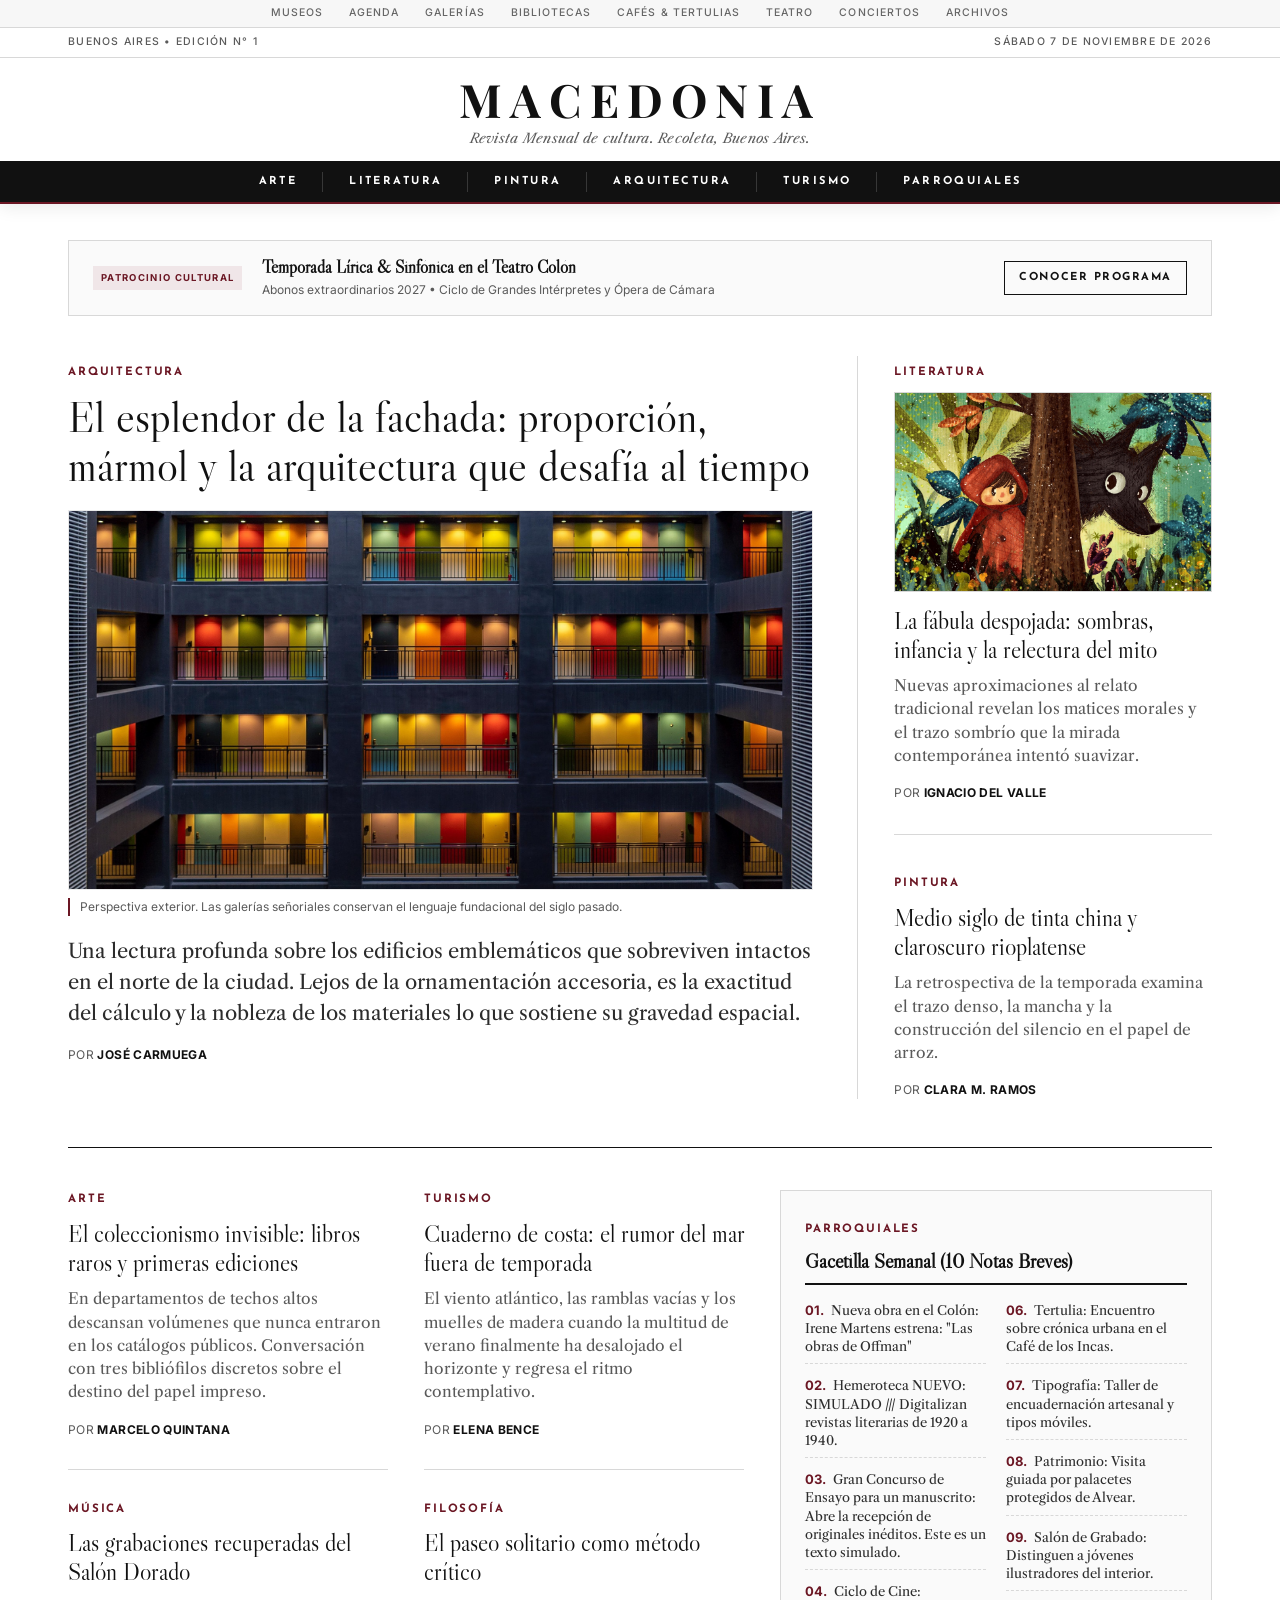
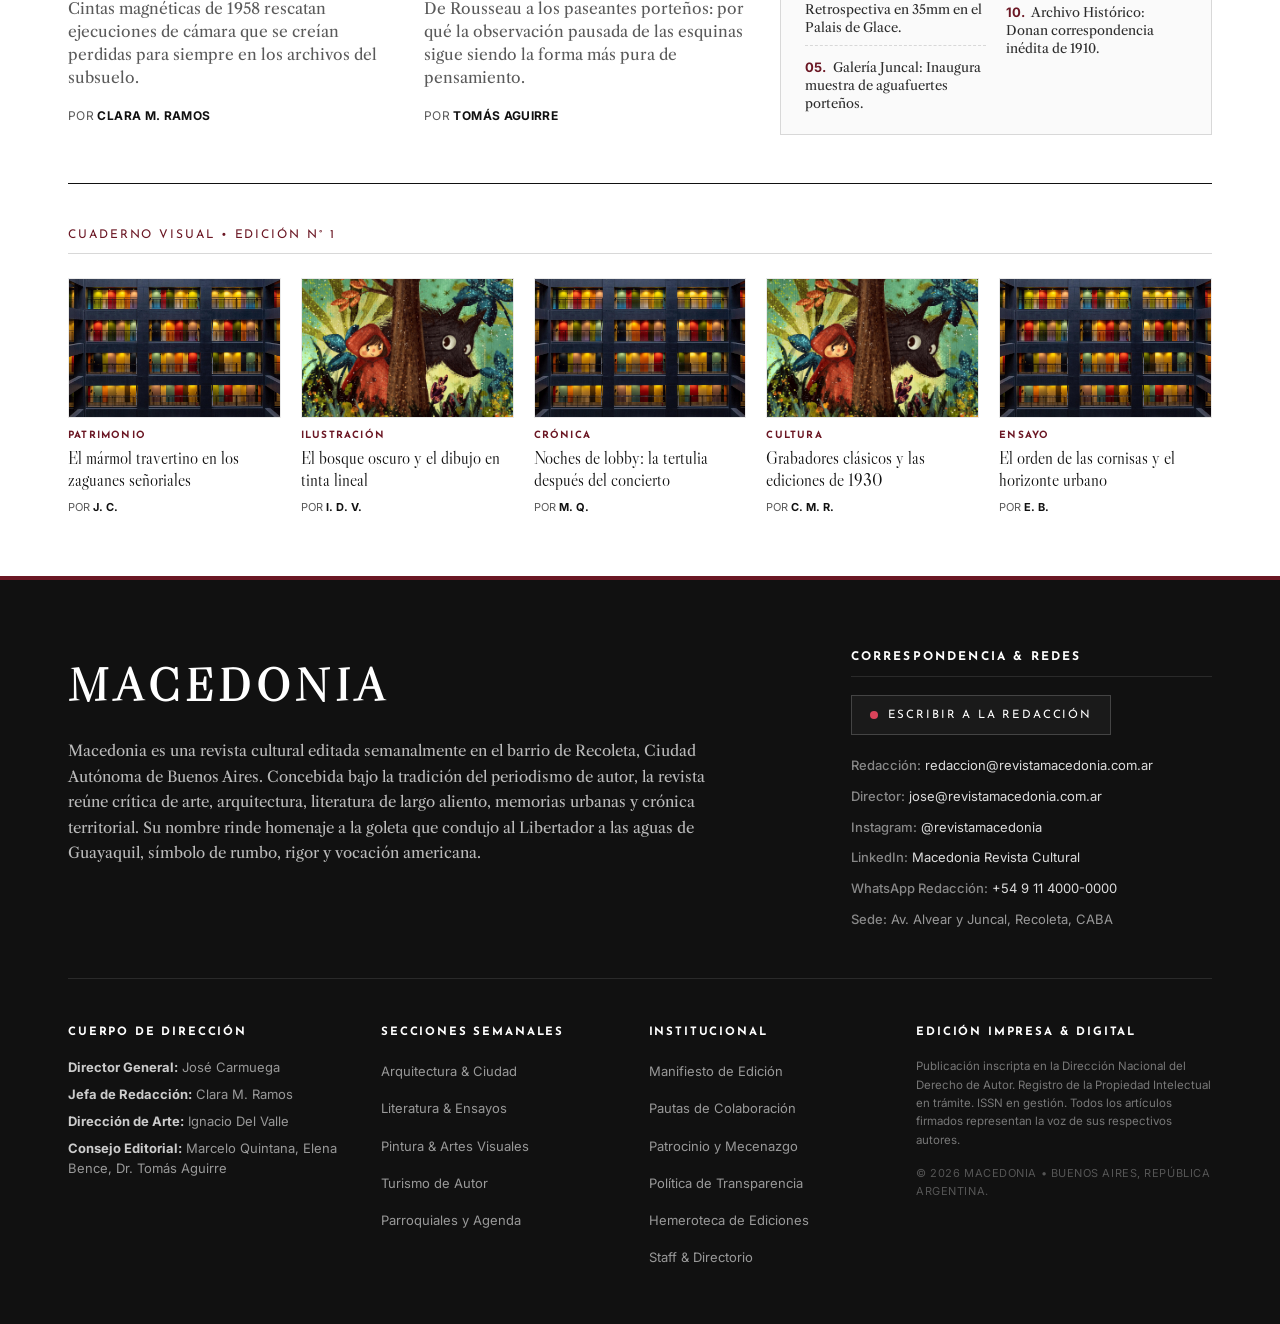
<file: index.html>
<!DOCTYPE html>
<html lang="es">
<head>
  <meta charset="UTF-8">
  <meta name="viewport" content="width=device-width, initial-scale=1.0">
  <title>Macedonia — Revista Cultural</title>
  <link rel="stylesheet" href="style.css">
  <link rel="preconnect" href="https://fonts.googleapis.com">
  <link rel="preconnect" href="https://fonts.gstatic.com" crossorigin>
  <link href="https://fonts.googleapis.com/css2?family=Inter:wght@400;500;600;700&family=Josefin+Sans:wght@600;700&family=Libre+Caslon+Display&family=Libre+Caslon+Text:ital,wght@0,400;0,700;1,400&family=Playfair+Display:ital,wght@0,600;0,700;1,400&display=swap" rel="stylesheet">
</head>
<body>

  <!-- ENCABEZADO COMPLETO FIJO (STICKY HEADER) -->
  <div class="header-sticky-wrapper">
    
    <!-- Barra superior de servicios culturales -->
    <div class="sub-nav-bar">
      <div class="container sub-nav-inner">
        <a href="#">Museos</a>
        <a href="#">Agenda</a>
        <a href="#">Galerías</a>
        <a href="#">Bibliotecas</a>
        <a href="#">Cafés &amp; Tertulias</a>
        <a href="#">Teatro</a>
        <a href="#">Conciertos</a>
        <a href="#">Archivos</a>
      </div>
    </div>

    <!-- Cintillo formal de edición -->
    <div class="topbar">
      <div class="container topbar-inner">
        <span id="cms-edicion">Buenos Aires &bull; Edición N° 1</span>
        <span id="cms-fecha">Sábado 7 de Noviembre de 2026</span>
      </div>
    </div>

    <!-- Cabezal con logotipo y lema -->
    <header class="header">
      <div class="container header-inner">
        <h1 class="brand-logo">MACEDONIA</h1>
        <p class="brand-claim" id="cms-lema">Revista Mensual de cultura. Recoleta, Buenos Aires.</p>
      </div>
    </header>

    <!-- Barra de navegación negra editorial -->
    <nav class="nav">
      <div class="container nav-inner">
        <a href="#">Arte</a>
        <a href="#">Literatura</a>
        <a href="#">Pintura</a>
        <a href="#">Arquitectura</a>
        <a href="#">Turismo</a>
        <a href="#">Parroquiales</a>
      </div>
    </nav>

  </div>
  <!-- FIN ENCABEZADO FIJO -->

  <!-- Espacio para Banner de patrocinio cultural -->
  <div class="container banner-container" id="cms-banner-cabecera">
    <div class="ad-banner">
      <span class="ad-label">Patrocinio Cultural</span>
      <div class="ad-content">
        <h4 class="ad-title">Temporada Lírica &amp; Sinfónica en el Teatro Colón</h4>
        <p class="ad-text">Abonos extraordinarios 2027 &bull; Ciclo de Grandes Intérpretes y Ópera de Cámara</p>
      </div>
      <a href="#" class="ad-btn">Conocer Programa</a>
    </div>
  </div>

  <main class="container main-content">
    
    <!-- 1. BLOQUE SUPERIOR: Nota Principal + Lateral con Ilustración -->
    <section class="grid-top">
      
      <!-- NOTICIA A (Apertura mayor) -->
      <article class="story story-lead" id="cms-apertura">
        <span class="story-category">Arquitectura</span>
        <h2 class="story-title"><a href="articulo.html">El esplendor de la fachada: proporción, mármol y la arquitectura que desafía al tiempo</a></h2>
        
        <div class="story-media">
          <img src="hotel.jpg" alt="Fachada histórica del hotel" class="story-img">
          <figcaption class="story-caption">Perspectiva exterior. Las galerías señoriales conservan el lenguaje fundacional del siglo pasado.</figcaption>
        </div>

        <p class="story-lead-text">Una lectura profunda sobre los edificios emblemáticos que sobreviven intactos en el norte de la ciudad. Lejos de la ornamentación accesoria, es la exactitud del cálculo y la nobleza de los materiales lo que sostiene su gravedad espacial.</p>
        
        <div class="story-byline">
          Por <strong>José Carmuega</strong>
        </div>
      </article>

      <!-- NOTICIAS LATERALES B -->
      <aside class="sidebar-top" id="cms-laterales">
        
        <article class="story story-side">
          <span class="story-category">Literatura</span>
          <div class="story-media-side">
            <img src="caperucita.jpg" alt="Ilustración literaria" class="story-img-side">
          </div>
          <h3 class="story-title-small"><a href="#">La fábula despojada: sombras, infancia y la relectura del mito</a></h3>
          <p class="story-excerpt">Nuevas aproximaciones al relato tradicional revelan los matices morales y el trazo sombrío que la mirada contemporánea intentó suavizar.</p>
          <div class="story-byline">
            Por <strong>Ignacio Del Valle</strong>
          </div>
        </article>

        <div class="divider"></div>

        <article class="story story-side">
          <span class="story-category">Pintura</span>
          <h3 class="story-title-small"><a href="#">Medio siglo de tinta china y claroscuro rioplatense</a></h3>
          <p class="story-excerpt">La retrospectiva de la temporada examina el trazo denso, la mancha y la construcción del silencio en el papel de arroz.</p>
          <div class="story-byline">
            Por <strong>Clara M. Ramos</strong>
          </div>
        </article>

      </aside>

    </section>

    <div class="section-divider"></div>

    <!-- Espacio opcional para anuncio intermedio si se carga desde el CMS -->
    <div id="cms-banner-medio"></div>

    <!-- 2. BLOQUE MEDIO COMPENSADO: 4 Notas a la izquierda + 10 Parroquiales a la derecha -->
    <section class="grid-middle-balanced">
      
      <!-- Columna 1 -->
      <div class="col-stories" id="cms-medio-col1">
        <article class="story story-card-block">
          <span class="story-category">Arte</span>
          <h4 class="story-title-medium"><a href="#">El coleccionismo invisible: libros raros y primeras ediciones</a></h4>
          <p class="story-excerpt">En departamentos de techos altos descansan volúmenes que nunca entraron en los catálogos públicos. Conversación con tres bibliófilos discretos sobre el destino del papel impreso.</p>
          <div class="story-byline">
            Por <strong>Marcelo Quintana</strong>
          </div>
        </article>

        <div class="inner-divider"></div>

        <article class="story story-card-block">
          <span class="story-category">Música</span>
          <h4 class="story-title-medium"><a href="#">Las grabaciones recuperadas del Salón Dorado</a></h4>
          <p class="story-excerpt">Cintas magnéticas de 1958 rescatan ejecuciones de cámara que se creían perdidas para siempre en los archivos del subsuelo.</p>
          <div class="story-byline">
            Por <strong>Clara M. Ramos</strong>
          </div>
        </article>
      </div>

      <!-- Columna 2 -->
      <div class="col-stories" id="cms-medio-col2">
        <article class="story story-card-block">
          <span class="story-category">Turismo</span>
          <h4 class="story-title-medium"><a href="#">Cuaderno de costa: el rumor del mar fuera de temporada</a></h4>
          <p class="story-excerpt">El viento atlántico, las ramblas vacías y los muelles de madera cuando la multitud de verano finalmente ha desalojado el horizonte y regresa el ritmo contemplativo.</p>
          <div class="story-byline">
            Por <strong>Elena Bence</strong>
          </div>
        </article>

        <div class="inner-divider"></div>

        <article class="story story-card-block">
          <span class="story-category">Filosofía</span>
          <h4 class="story-title-medium"><a href="#">El paseo solitario como método crítico</a></h4>
          <p class="story-excerpt">De Rousseau a los paseantes porteños: por qué la observación pausada de las esquinas sigue siendo la forma más pura de pensamiento.</p>
          <div class="story-byline">
            Por <strong>Tomás Aguirre</strong>
          </div>
        </article>
      </div>

      <!-- Columna 3: Las 10 Parroquiales -->
      <article class="story-parroquiales-card">
        <div class="parroquiales-header">
          <span class="story-category">Parroquiales</span>
          <h4 class="story-title-parroquiales">Gacetilla Semanal (10 Notas Breves)</h4>
        </div>
        
        <div class="parroquiales-dual-grid" id="cms-parroquiales">
          <ul class="parroquiales-col">
            <li><span>01.</span> Bellas Artes: Coloquio de restauración de yeserías del siglo XIX.</li>
            <li><span>02.</span> Hemeroteca: Digitalizan revistas literarias de 1920 a 1940.</li>
            <li><span>03.</span> Concurso de Ensayo: Abre la recepción de originales inéditos.</li>
            <li><span>04.</span> Ciclo de Cine: Retrospectiva en 35mm en el Palais de Glace.</li>
            <li><span>05.</span> Galería Juncal: Inaugura muestra de aguafuertes porteños.</li>
          </ul>
          <ul class="parroquiales-col">
            <li><span>06.</span> Tertulia: Encuentro sobre crónica urbana en el Café de los Incas.</li>
            <li><span>07.</span> Tipografía: Taller de encuadernación artesanal y tipos móviles.</li>
            <li><span>08.</span> Patrimonio: Visita guiada por palacetes protegidos de Alvear.</li>
            <li><span>09.</span> Salón de Grabado: Distinguen a jóvenes ilustradores del interior.</li>
            <li><span>10.</span> Archivo Histórico: Donan correspondencia inédita de 1910.</li>
          </ul>
        </div>
      </article>

    </section>

    <div class="section-divider"></div>

    <!-- 3. TIRA DE 5 NOTICIAS CON FOTO -->
    <section class="strip-section">
      <div class="section-header-label">
        <span id="cms-cuaderno-label">Cuaderno Visual &bull; Edición N° 1</span>
      </div>

      <div class="grid-five" id="cms-visual">
        
        <article class="story-five">
          <div class="story-media-five">
            <img src="hotel.jpg" alt="Nota gráfica 1" class="img-five">
          </div>
          <span class="story-category-mini">Patrimonio</span>
          <h5 class="story-title-mini"><a href="#">El mármol travertino en los zaguanes señoriales</a></h5>
          <div class="story-byline-mini">Por <strong>J. C.</strong></div>
        </article>

        <article class="story-five">
          <div class="story-media-five">
            <img src="caperucita.jpg" alt="Nota gráfica 2" class="img-five">
          </div>
          <span class="story-category-mini">Ilustración</span>
          <h5 class="story-title-mini"><a href="#">El bosque oscuro y el dibujo en tinta lineal</a></h5>
          <div class="story-byline-mini">Por <strong>I. D. V.</strong></div>
        </article>

        <article class="story-five">
          <div class="story-media-five">
            <img src="hotel.jpg" alt="Nota gráfica 3" class="img-five">
          </div>
          <span class="story-category-mini">Crónica</span>
          <h5 class="story-title-mini"><a href="#">Noches de lobby: la tertulia después del concierto</a></h5>
          <div class="story-byline-mini">Por <strong>M. Q.</strong></div>
        </article>

        <article class="story-five">
          <div class="story-media-five">
            <img src="caperucita.jpg" alt="Nota gráfica 4" class="img-five">
          </div>
          <span class="story-category-mini">Cultura</span>
          <h5 class="story-title-mini"><a href="#">Grabadores clásicos y las ediciones de 1930</a></h5>
          <div class="story-byline-mini">Por <strong>C. M. R.</strong></div>
        </article>

        <article class="story-five">
          <div class="story-media-five">
            <img src="hotel.jpg" alt="Nota gráfica 5" class="img-five">
          </div>
          <span class="story-category-mini">Ensayo</span>
          <h5 class="story-title-mini"><a href="#">El orden de las cornisas y el horizonte urbano</a></h5>
          <div class="story-byline-mini">Por <strong>E. B.</strong></div>
        </article>

      </div>
    </section>

  </main>

  <!-- PIE DE PÁGINA NEGRO -->
  <footer class="footer-dark">
    <div class="container">
      
      <div class="footer-row-top">
        <div class="footer-brand-wrap">
          <div class="footer-dark-logo">MACEDONIA</div>
          <p class="footer-about">
            Macedonia es una revista cultural editada semanalmente en el barrio de Recoleta, Ciudad Autónoma de Buenos Aires. Concebida bajo la tradición del periodismo de autor, la revista reúne crítica de arte, arquitectura, literatura de largo aliento, memorias urbanas y crónica territorial. Su nombre rinde homenaje a la goleta que condujo al Libertador a las aguas de Guayaquil, símbolo de rumbo, rigor y vocación americana.
          </p>
        </div>

        <div class="footer-contact-wrap">
          <h5 class="footer-dark-heading">Correspondencia &amp; Redes</h5>
          
          <a href="mailto:redaccion@revistamacedonia.com.ar" class="btn-dispatch">
            <span class="dispatch-pulse"></span>
            Escribir a la Redacción
          </a>

          <ul class="footer-contact-list">
            <li><span>Redacción:</span> <a href="mailto:redaccion@revistamacedonia.com.ar">redaccion@revistamacedonia.com.ar</a></li>
            <li><span>Director:</span> <a href="mailto:jose@revistamacedonia.com.ar">jose@revistamacedonia.com.ar</a></li>
            <li><span>Instagram:</span> <a href="#">@revistamacedonia</a></li>
            <li><span>LinkedIn:</span> <a href="#">Macedonia Revista Cultural</a></li>
            <li><span>WhatsApp Redacción:</span> <a href="#">+54 9 11 4000-0000</a></li>
            <li><span>Sede:</span> Av. Alvear y Juncal, Recoleta, CABA</li>
          </ul>
        </div>
      </div>

      <div class="footer-dark-divider"></div>

      <div class="footer-grid-bottom">
        
        <div class="footer-block">
          <h6 class="footer-subheading">Cuerpo de Dirección</h6>
          <p class="footer-staff-line"><strong>Director General:</strong> José Carmuega</p>
          <p class="footer-staff-line"><strong>Jefa de Redacción:</strong> Clara M. Ramos</p>
          <p class="footer-staff-line"><strong>Dirección de Arte:</strong> Ignacio Del Valle</p>
          <p class="footer-staff-line"><strong>Consejo Editorial:</strong> Marcelo Quintana, Elena Bence, Dr. Tomás Aguirre</p>
        </div>

        <div class="footer-block">
          <h6 class="footer-subheading">Secciones Semanales</h6>
          <ul class="footer-dark-links">
            <li><a href="#">Arquitectura &amp; Ciudad</a></li>
            <li><a href="#">Literatura &amp; Ensayos</a></li>
            <li><a href="#">Pintura &amp; Artes Visuales</a></li>
            <li><a href="#">Turismo de Autor</a></li>
            <li><a href="#">Parroquiales y Agenda</a></li>
          </ul>
        </div>

        <div class="footer-block">
          <h6 class="footer-subheading">Institucional</h6>
          <ul class="footer-dark-links">
            <li><a href="pagina.html">Manifiesto de Edición</a></li>
            <li><a href="pagina.html">Pautas de Colaboración</a></li>
            <li><a href="pagina.html">Patrocinio y Mecenazgo</a></li>
            <li><a href="pagina.html">Política de Transparencia</a></li>
            <li><a href="archivo.html">Hemeroteca de Ediciones</a></li>
            <li><a href="creditos.html">Staff &amp; Directorio</a></li>
          </ul>
        </div>

        <div class="footer-block">
          <h6 class="footer-subheading">Edición Impresa &amp; Digital</h6>
          <p class="footer-small-text">
            Publicación inscripta en la Dirección Nacional del Derecho de Autor. Registro de la Propiedad Intelectual en trámite. ISSN en gestión. Todos los artículos firmados representan la voz de sus respectivos autores.
          </p>
          <p class="footer-copy">&copy; 2026 MACEDONIA &bull; Buenos Aires, República Argentina.</p>
        </div>

      </div>

    </div>
  </footer>

  <!-- CONECTOR AUTOMÁTICO CON PAGES CMS -->
  <script>
    (async function cargarContenidoCMS() {
      const cacheBust = `?v=${Date.now()}`;

      function parseFrontmatter(md) {
        const match = md.match(/^---\r?\n([\s\S]*?)\r?\n---\r?\n?([\s\S]*)$/);
        if (!match) return { data: {}, body: md };
        const data = {};
        match[1].split(/\r?\n/).forEach(line => {
          const idx = line.indexOf(':');
          if (idx > -1) {
            const key = line.slice(0, idx).trim();
            let val = line.slice(idx + 1).trim();
            val = val.replace(/^['"]|['"]$/g, '');
            if (val === 'true') val = true;
            if (val === 'false') val = false;
            data[key] = val;
          }
        });
        return { data, body: match[2].trim() };
      }

      function renderBannerHTML(anuncio) {
        if (anuncio.imagen) {
          const imgSrc = anuncio.imagen.startsWith('/') ? anuncio.imagen.slice(1) : anuncio.imagen;
          return `<a href="${anuncio.enlace || '#'}" target="_blank" rel="noopener" style="display:block;"><img src="${imgSrc}" alt="${anuncio.title || 'Patrocinio'}" style="width:100%;height:auto;display:block;"></a>`;
        }
        return `
          <div class="ad-banner">
            <span class="ad-label">${anuncio.etiqueta || 'Patrocinio Cultural'}</span>
            <div class="ad-content">
              <h4 class="ad-title">${anuncio.title || ''}</h4>
              <p class="ad-text">${anuncio.bajada || ''}</p>
            </div>
            <a href="${anuncio.enlace || '#'}" target="_blank" rel="noopener" class="ad-btn">${anuncio.texto_boton || 'Conocer más'}</a>
          </div>
        `;
      }

      // 1. Edición vigente
      try {
        const resPortada = await fetch(`contenido/portada.json${cacheBust}`);
        if (resPortada.ok) {
          const portada = await resPortada.json();
          if (portada.numero_edicion) {
            document.getElementById('cms-edicion').innerHTML = `Buenos Aires &bull; ${portada.numero_edicion}`;
            document.getElementById('cms-cuaderno-label').innerHTML = `Cuaderno Visual &bull; ${portada.numero_edicion}`;
          }
          if (portada.fecha_tapa) {
            document.getElementById('cms-fecha').textContent = portada.fecha_tapa;
          }
          if (portada.lema) {
            document.getElementById('cms-lema').textContent = portada.lema;
          }
        }
      } catch (e) {}

      // 2. Las 10 Parroquiales
      try {
        const resParr = await fetch(`contenido/parroquiales.json${cacheBust}`);
        if (resParr.ok) {
          const parr = await resParr.json();
          if (Array.isArray(parr.items) && parr.items.length > 0) {
            const mitad = Math.ceil(parr.items.length / 2);
            const col1 = parr.items.slice(0, mitad);
            const col2 = parr.items.slice(mitad);
            const renderItem = it => `<li><span>${it.numero || ''}.</span> ${it.entidad ? it.entidad + ': ' : ''}${it.texto || ''}</li>`;
            document.getElementById('cms-parroquiales').innerHTML = `
              <ul class="parroquiales-col">${col1.map(renderItem).join('')}</ul>
              <ul class="parroquiales-col">${col2.map(renderItem).join('')}</ul>
            `;
          }
        }
      } catch (e) {}

      // 3. Anuncios y Artículos publicados
      try {
        const apiBase = 'https://api.github.com/repos/macedoniaderecoleta-boop/macedoniaderecoleta/contents';
        const hoy = new Date().toISOString().slice(0, 10);
        let anuncioLateral = null;

        // Anuncios
        const resAnunciosDir = await fetch(`${apiBase}/contenido/anuncios${cacheBust}`);
        if (resAnunciosDir.ok) {
          const files = await resAnunciosDir.json();
          const mdFiles = files.filter(f => f.name.endsWith('.md'));
          const anuncios = [];
          for (const f of mdFiles) {
            const raw = await fetch(`${f.download_url}${cacheBust}`).then(r => r.text());
            const { data } = parseFrontmatter(raw);
            const vigente = !data.vencimiento || data.vencimiento >= hoy;
            if (data.activo !== false && vigente) anuncios.push(data);
          }

          const bannerCab = anuncios.find(a => (a.ubicacion || 'cabecera') === 'cabecera');
          if (bannerCab) {
            document.getElementById('cms-banner-cabecera').innerHTML = renderBannerHTML(bannerCab);
          }

          const bannerMed = anuncios.find(a => a.ubicacion === 'medio');
          if (bannerMed) {
            document.getElementById('cms-banner-medio').innerHTML = `
              <div class="banner-container" style="margin-bottom: 24px;">${renderBannerHTML(bannerMed)}</div>
            `;
          }

          anuncioLateral = anuncios.find(a => a.ubicacion === 'lateral') || null;
        }

        // Artículos
        const resArtDir = await fetch(`${apiBase}/contenido/articulos${cacheBust}`);
        if (resArtDir.ok) {
          const files = await resArtDir.json();
          const mdFiles = files.filter(f => f.name.endsWith('.md'));
          const articulos = [];
          for (const f of mdFiles) {
            const raw = await fetch(`${f.download_url}${cacheBust}`).then(r => r.text());
            const { data } = parseFrontmatter(raw);
            data.slug = f.name;
            articulos.push(data);
          }
          articulos.sort((a, b) => (b.fecha || '').localeCompare(a.fecha || ''));

          const cleanImg = src => !src ? '' : (src.startsWith('/') ? src.slice(1) : src);
          const linkArt = art => `articulo.html?nota=${encodeURIComponent(art.slug)}`;

          const apertura = articulos.find(a => a.jerarquia === 'apertura');
          if (apertura) {
            const img = cleanImg(apertura.imagen);
            document.getElementById('cms-apertura').innerHTML = `
              <span class="story-category">${apertura.seccion || 'Cultura'}</span>
              <h2 class="story-title"><a href="${linkArt(apertura)}">${apertura.title || ''}</a></h2>
              ${img ? `<div class="story-media"><img src="${img}" alt="${apertura.title || ''}" class="story-img">${apertura.epigrafe ? `<figcaption class="story-caption">${apertura.epigrafe}</figcaption>` : ''}</div>` : ''}
              <p class="story-lead-text">${apertura.bajada || ''}</p>
              <div class="story-byline">Por <strong>${apertura.autor || 'Redacción'}</strong></div>
            `;
          }

          const laterales = articulos.filter(a => a.jerarquia === 'lateral').slice(0, 2);
          if (laterales.length > 0 || anuncioLateral) {
            let htmlLateral = laterales.map((art, i) => {
              const img = cleanImg(art.imagen);
              return `
                ${i > 0 ? '<div class="divider"></div>' : ''}
                <article class="story story-side">
                  <span class="story-category">${art.seccion || 'Cultura'}</span>
                  ${img && i === 0 ? `<div class="story-media-side"><img src="${img}" alt="${art.title || ''}" class="story-img-side"></div>` : ''}
                  <h3 class="story-title-small"><a href="${linkArt(art)}">${art.title || ''}</a></h3>
                  <p class="story-excerpt">${art.bajada || ''}</p>
                  <div class="story-byline">Por <strong>${art.autor || 'Redacción'}</strong></div>
                </article>
              `;
            }).join('');

            if (anuncioLateral) {
              htmlLateral += `${htmlLateral ? '<div class="divider"></div>' : ''}${renderBannerHTML(anuncioLateral)}`;
            }
            if (htmlLateral) document.getElementById('cms-laterales').innerHTML = htmlLateral;
          }

          const medios = articulos.filter(a => a.jerarquia === 'medio').slice(0, 4);
          if (medios.length > 0) {
            const renderMedio = art => `
              <article class="story story-card-block">
                <span class="story-category">${art.seccion || 'Cultura'}</span>
                <h4 class="story-title-medium"><a href="${linkArt(art)}">${art.title || ''}</a></h4>
                <p class="story-excerpt">${art.bajada || ''}</p>
                <div class="story-byline">Por <strong>${art.autor || 'Redacción'}</strong></div>
              </article>
            `;
            const m1 = medios.slice(0, 2);
            const m2 = medios.slice(2, 4);
            if (m1.length) document.getElementById('cms-medio-col1').innerHTML = m1.map(renderMedio).join('<div class="inner-divider"></div>');
            if (m2.length) document.getElementById('cms-medio-col2').innerHTML = m2.map(renderMedio).join('<div class="inner-divider"></div>');
          }

          const visuales = articulos.filter(a => a.jerarquia === 'visual').slice(0, 5);
          if (visuales.length > 0) {
            document.getElementById('cms-visual').innerHTML = visuales.map(art => {
              const img = cleanImg(art.imagen) || 'hotel.jpg';
              const iniciales = (art.autor || 'M').split(' ').map(p => p[0] + '.').join(' ');
              return `
                <article class="story-five">
                  <div class="story-media-five"><img src="${img}" alt="${art.title || ''}" class="img-five"></div>
                  <span class="story-category-mini">${art.seccion || 'Cultura'}</span>
                  <h5 class="story-title-mini"><a href="${linkArt(art)}">${art.title || ''}</a></h5>
                  <div class="story-byline-mini">Por <strong>${iniciales}</strong></div>
                </article>
              `;
            }).join('');
          }
        }
      } catch (e) {}
    })();
  </script>

</body>
</html>
</file>
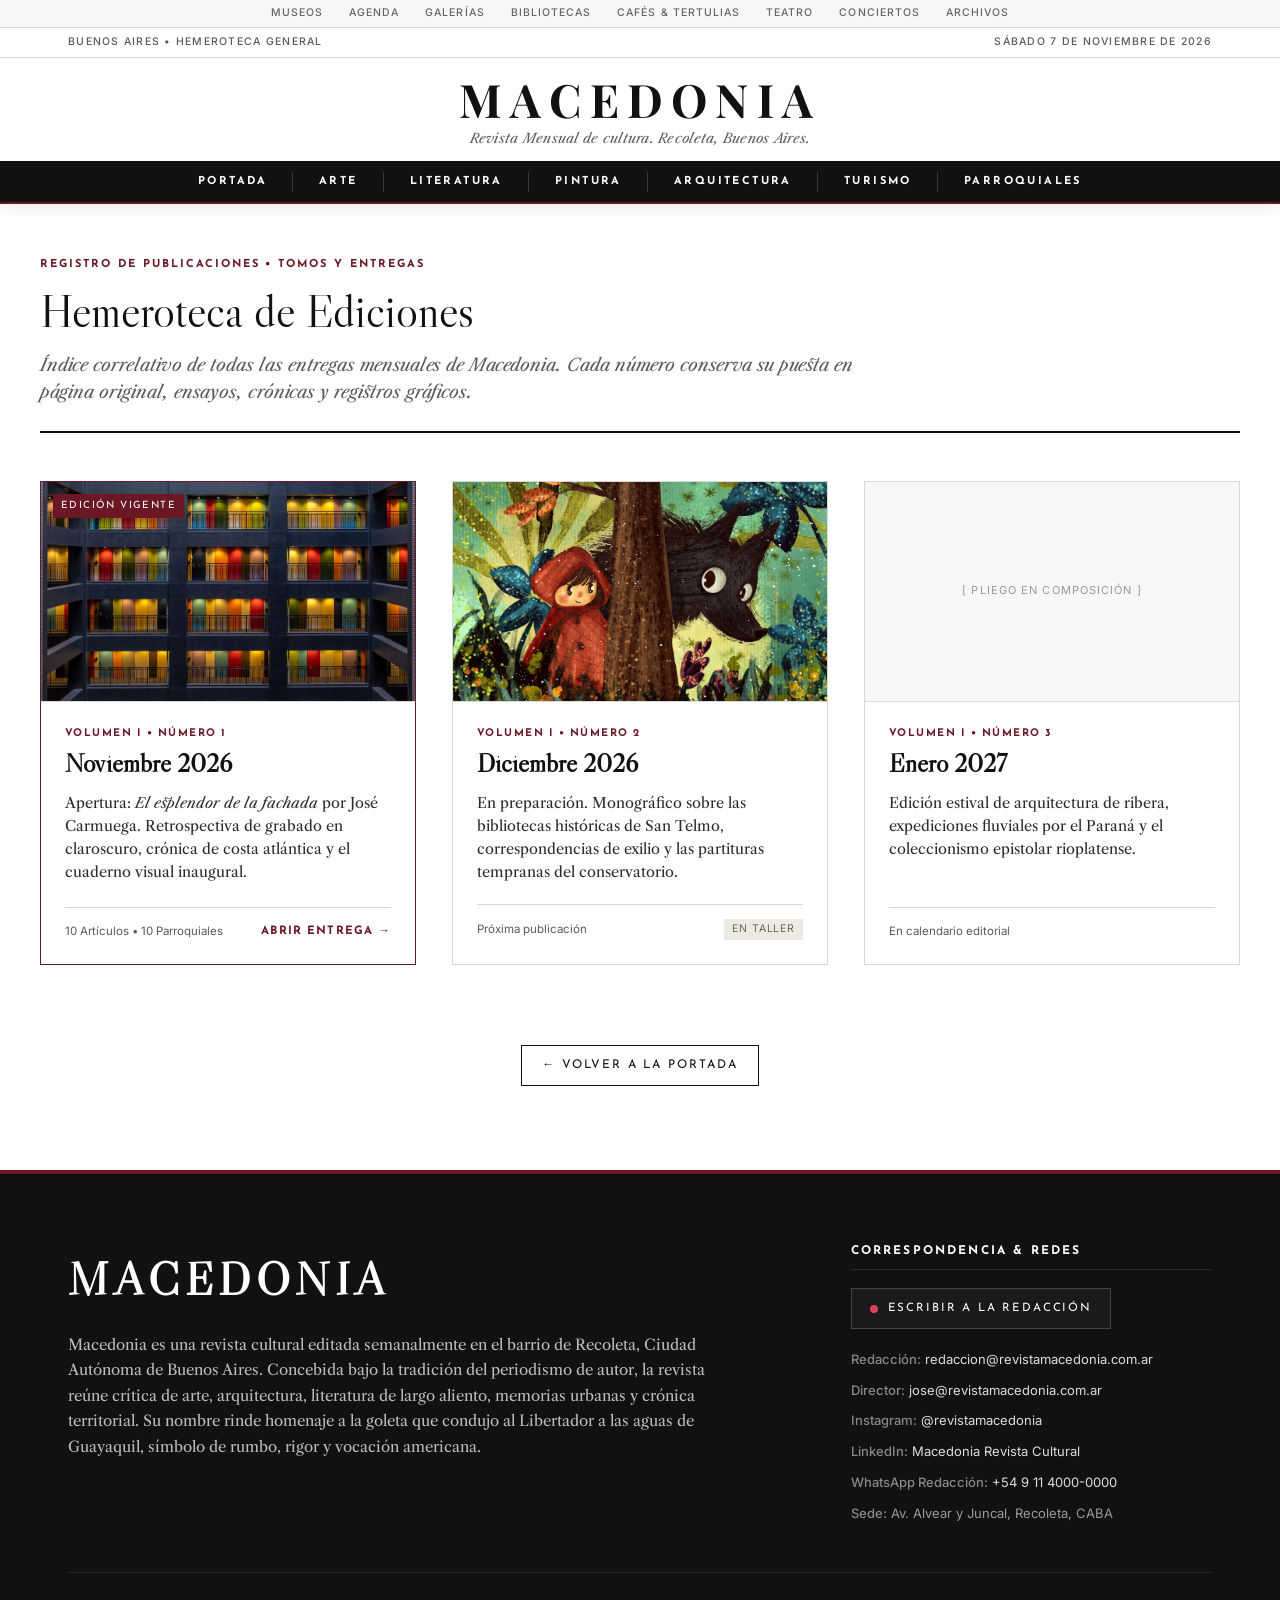
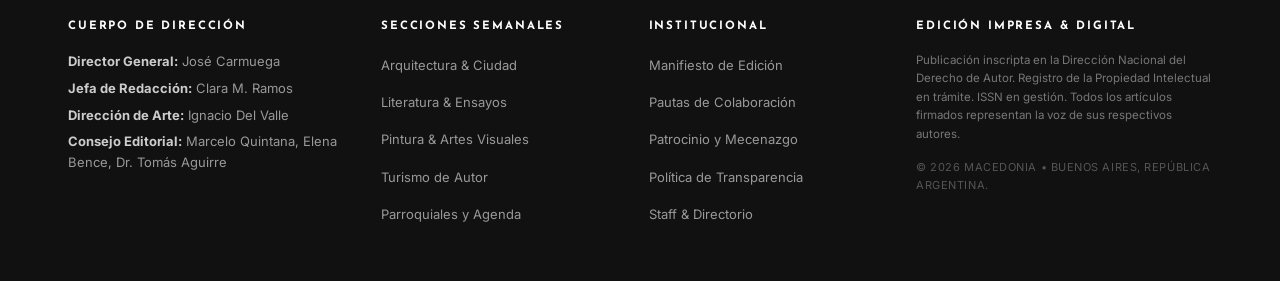
<file: archivo.html>
<!DOCTYPE html>
<html lang="es">
<head>
  <meta charset="UTF-8">
  <meta name="viewport" content="width=device-width, initial-scale=1.0">
  <title>Hemeroteca &bull; Colección de Ediciones — Macedonia</title>
  <link rel="stylesheet" href="style.css">
  <link rel="preconnect" href="https://fonts.googleapis.com">
  <link rel="preconnect" href="https://fonts.gstatic.com" crossorigin>
  <link href="https://fonts.googleapis.com/css2?family=Inter:wght@400;500;600;700&family=Josefin+Sans:wght@600;700&family=Libre+Caslon+Display&family=Libre+Caslon+Text:ital,wght@0,400;0,700;1,400&family=Playfair+Display:ital,wght@0,600;0,700;1,400&display=swap" rel="stylesheet">
</head>
<body>

  <!-- ENCABEZADO COMPLETO FIJO -->
  <div class="header-sticky-wrapper">
    <div class="sub-nav-bar">
      <div class="container sub-nav-inner">
        <a href="#">Museos</a>
        <a href="#">Agenda</a>
        <a href="#">Galerías</a>
        <a href="#">Bibliotecas</a>
        <a href="#">Cafés &amp; Tertulias</a>
        <a href="#">Teatro</a>
        <a href="#">Conciertos</a>
        <a href="#">Archivos</a>
      </div>
    </div>

    <div class="topbar">
      <div class="container topbar-inner">
        <span>Buenos Aires &bull; Hemeroteca General</span>
        <span>Sábado 7 de Noviembre de 2026</span>
      </div>
    </div>

    <header class="header">
      <div class="container header-inner">
        <h1 class="brand-logo"><a href="index.html">MACEDONIA</a></h1>
        <p class="brand-claim">Revista Mensual de cultura. Recoleta, Buenos Aires.</p>
      </div>
    </header>

    <nav class="nav">
      <div class="container nav-inner">
        <a href="index.html">Portada</a>
        <a href="#">Arte</a>
        <a href="#">Literatura</a>
        <a href="#">Pintura</a>
        <a href="#">Arquitectura</a>
        <a href="#">Turismo</a>
        <a href="#">Parroquiales</a>
      </div>
    </nav>
  </div>

  <!-- CATÁLOGO DE LA HEMEROTECA -->
  <main class="container archive-container">
    
    <header class="archive-header">
      <span class="archive-eyebrow">Registro de Publicaciones &bull; Tomos y Entregas</span>
      <h1 class="archive-title">Hemeroteca de Ediciones</h1>
      <p class="archive-lead">Índice correlativo de todas las entregas mensuales de Macedonia. Cada número conserva su puesta en página original, ensayos, crónicas y registros gráficos.</p>
      <div class="archive-divider"></div>
    </header>

    <section class="archive-grid">

      <!-- Edición N° 1 (Actual / Abierta) -->
      <article class="archive-card archive-card-current">
        <div class="archive-card-badge">Edición Vigente</div>
        <div class="archive-card-media">
          <img src="hotel.jpg" alt="Portada Edición 1" class="archive-thumb">
        </div>
        <div class="archive-card-body">
          <span class="archive-vol">Volumen I &bull; Número 1</span>
          <h2 class="archive-issue-title"><a href="index.html">Noviembre 2026</a></h2>
          <p class="archive-summary">Apertura: <em>El esplendor de la fachada</em> por José Carmuega. Retrospectiva de grabado en claroscuro, crónica de costa atlántica y el cuaderno visual inaugural.</p>
          <div class="archive-card-meta">
            <span>10 Artículos &bull; 10 Parroquiales</span>
            <a href="index.html" class="archive-link">Abrir Entrega &rarr;</a>
          </div>
        </div>
      </article>

      <!-- Edición Proyectada N° 2 -->
      <article class="archive-card">
        <div class="archive-card-media">
          <img src="caperucita.jpg" alt="Portada Edición 2" class="archive-thumb">
        </div>
        <div class="archive-card-body">
          <span class="archive-vol">Volumen I &bull; Número 2</span>
          <h2 class="archive-issue-title"><a href="#">Diciembre 2026</a></h2>
          <p class="archive-summary">En preparación. Monográfico sobre las bibliotecas históricas de San Telmo, correspondencias de exilio y las partituras tempranas del conservatorio.</p>
          <div class="archive-card-meta">
            <span>Próxima publicación</span>
            <span class="archive-status-tag">En Taller</span>
          </div>
        </div>
      </article>

      <!-- Edición Proyectada N° 3 -->
      <article class="archive-card archive-card-placeholder">
        <div class="archive-placeholder-frame">
          <span>[ Pliego en Composición ]</span>
        </div>
        <div class="archive-card-body">
          <span class="archive-vol">Volumen I &bull; Número 3</span>
          <h2 class="archive-issue-title">Enero 2027</h2>
          <p class="archive-summary">Edición estival de arquitectura de ribera, expediciones fluviales por el Paraná y el coleccionismo epistolar rioplatense.</p>
          <div class="archive-card-meta">
            <span>En calendario editorial</span>
          </div>
        </div>
      </article>

    </section>

    <div class="archive-return-bar">
      <a href="index.html" class="btn-return">&larr; Volver a la portada</a>
    </div>

  </main>

  <!-- PIE DE PÁGINA NEGRO -->
  <footer class="footer-dark">
    <div class="container">
      <div class="footer-row-top">
        <div class="footer-brand-wrap">
          <div class="footer-dark-logo">MACEDONIA</div>
          <p class="footer-about">
            Macedonia es una revista cultural editada semanalmente en el barrio de Recoleta, Ciudad Autónoma de Buenos Aires. Concebida bajo la tradición del periodismo de autor, la revista reúne crítica de arte, arquitectura, literatura de largo aliento, memorias urbanas y crónica territorial. Su nombre rinde homenaje a la goleta que condujo al Libertador a las aguas de Guayaquil, símbolo de rumbo, rigor y vocación americana.
          </p>
        </div>

        <div class="footer-contact-wrap">
          <h5 class="footer-dark-heading">Correspondencia &amp; Redes</h5>
          <a href="mailto:redaccion@revistamacedonia.com.ar" class="btn-dispatch">
            <span class="dispatch-pulse"></span>
            Escribir a la Redacción
          </a>
          <ul class="footer-contact-list">
            <li><span>Redacción:</span> <a href="mailto:redaccion@revistamacedonia.com.ar">redaccion@revistamacedonia.com.ar</a></li>
            <li><span>Director:</span> <a href="mailto:jose@revistamacedonia.com.ar">jose@revistamacedonia.com.ar</a></li>
            <li><span>Instagram:</span> <a href="#">@revistamacedonia</a></li>
            <li><span>LinkedIn:</span> <a href="#">Macedonia Revista Cultural</a></li>
            <li><span>WhatsApp Redacción:</span> <a href="#">+54 9 11 4000-0000</a></li>
            <li><span>Sede:</span> Av. Alvear y Juncal, Recoleta, CABA</li>
          </ul>
        </div>
      </div>

      <div class="footer-dark-divider"></div>

      <div class="footer-grid-bottom">
        <div class="footer-block">
          <h6 class="footer-subheading">Cuerpo de Dirección</h6>
          <p class="footer-staff-line"><strong>Director General:</strong> José Carmuega</p>
          <p class="footer-staff-line"><strong>Jefa de Redacción:</strong> Clara M. Ramos</p>
          <p class="footer-staff-line"><strong>Dirección de Arte:</strong> Ignacio Del Valle</p>
          <p class="footer-staff-line"><strong>Consejo Editorial:</strong> Marcelo Quintana, Elena Bence, Dr. Tomás Aguirre</p>
        </div>

        <div class="footer-block">
          <h6 class="footer-subheading">Secciones Semanales</h6>
          <ul class="footer-dark-links">
            <li><a href="#">Arquitectura &amp; Ciudad</a></li>
            <li><a href="#">Literatura &amp; Ensayos</a></li>
            <li><a href="#">Pintura &amp; Artes Visuales</a></li>
            <li><a href="#">Turismo de Autor</a></li>
            <li><a href="#">Parroquiales y Agenda</a></li>
          </ul>
        </div>

        <div class="footer-block">
          <h6 class="footer-subheading">Institucional</h6>
          <ul class="footer-dark-links">
            <li><a href="pagina.html">Manifiesto de Edición</a></li>
            <li><a href="pagina.html">Pautas de Colaboración</a></li>
            <li><a href="pagina.html">Patrocinio y Mecenazgo</a></li>
            <li><a href="pagina.html">Política de Transparencia</a></li>
            <li><a href="creditos.html">Staff &amp; Directorio</a></li>
          </ul>
        </div>

        <div class="footer-block">
          <h6 class="footer-subheading">Edición Impresa &amp; Digital</h6>
          <p class="footer-small-text">
            Publicación inscripta en la Dirección Nacional del Derecho de Autor. Registro de la Propiedad Intelectual en trámite. ISSN en gestión. Todos los artículos firmados representan la voz de sus respectivos autores.
          </p>
          <p class="footer-copy">&copy; 2026 MACEDONIA &bull; Buenos Aires, República Argentina.</p>
        </div>
      </div>
    </div>
  </footer>

</body>
</html>
</file>
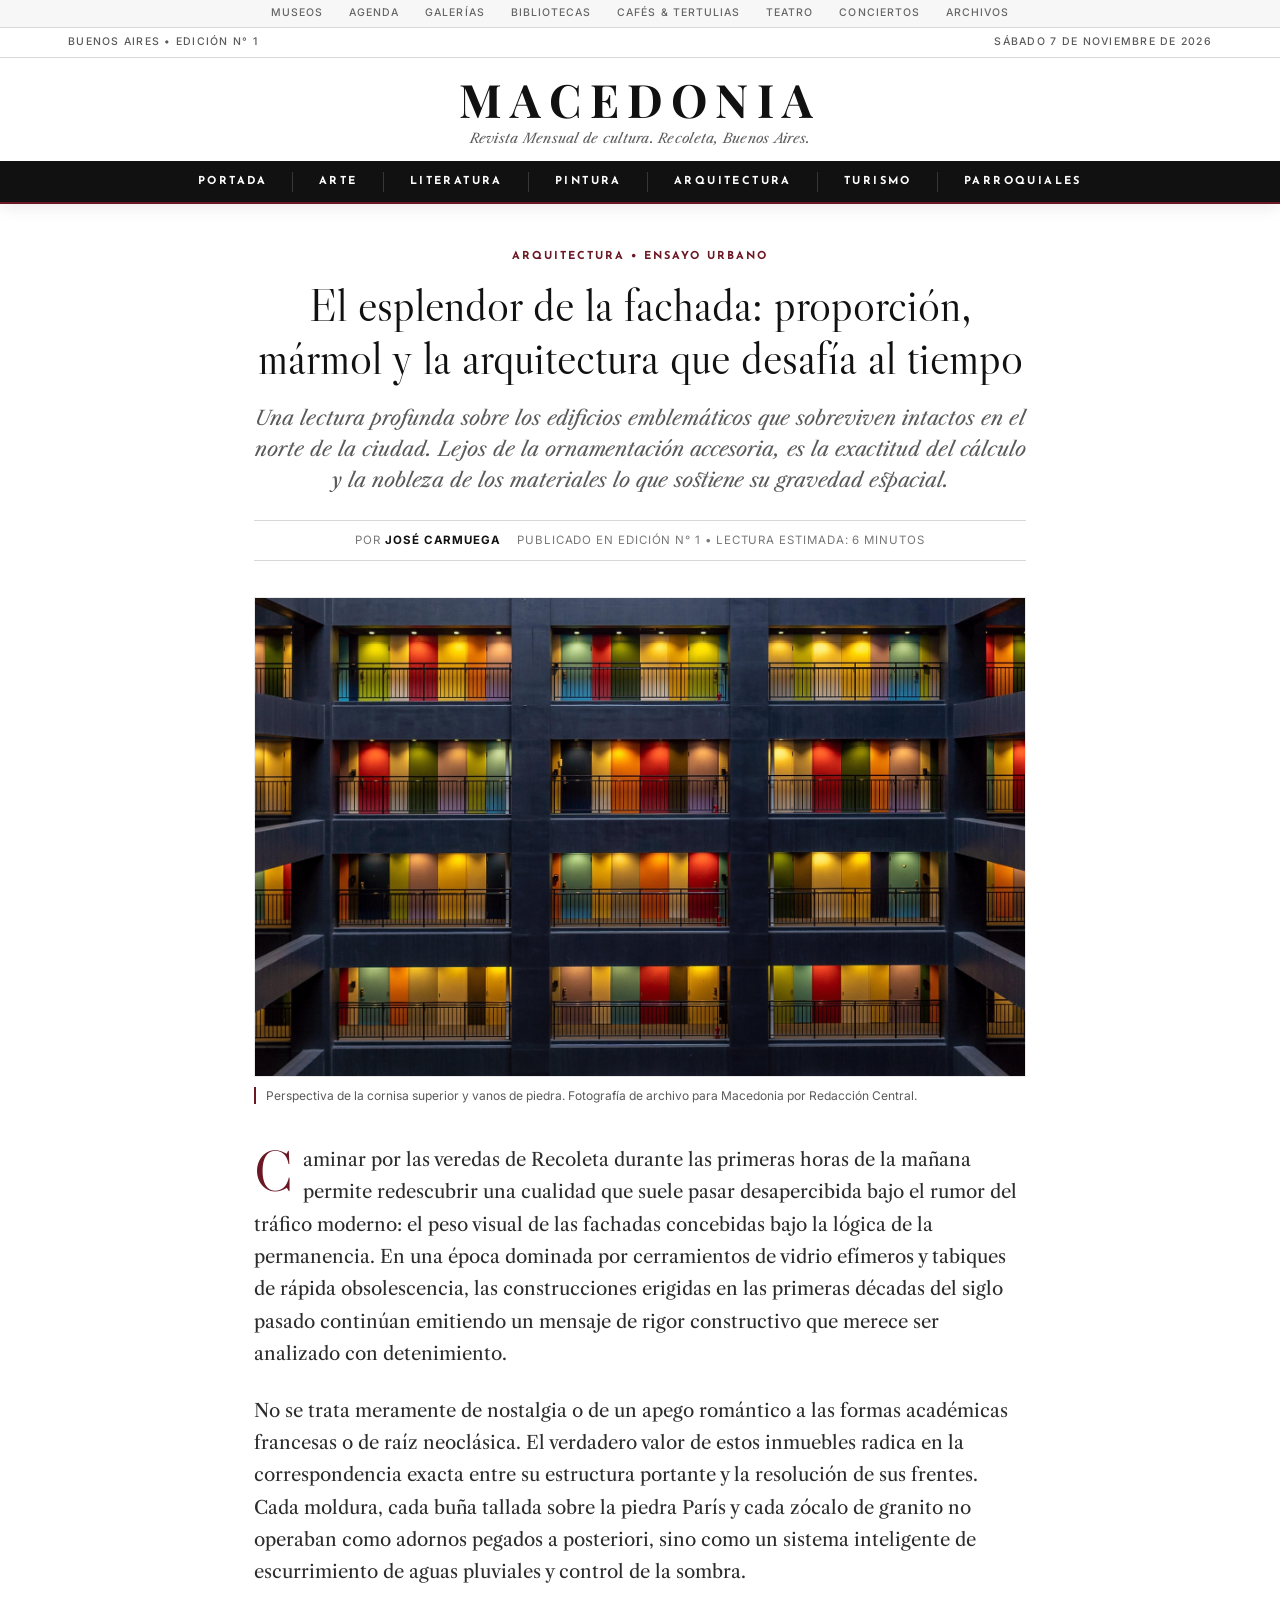
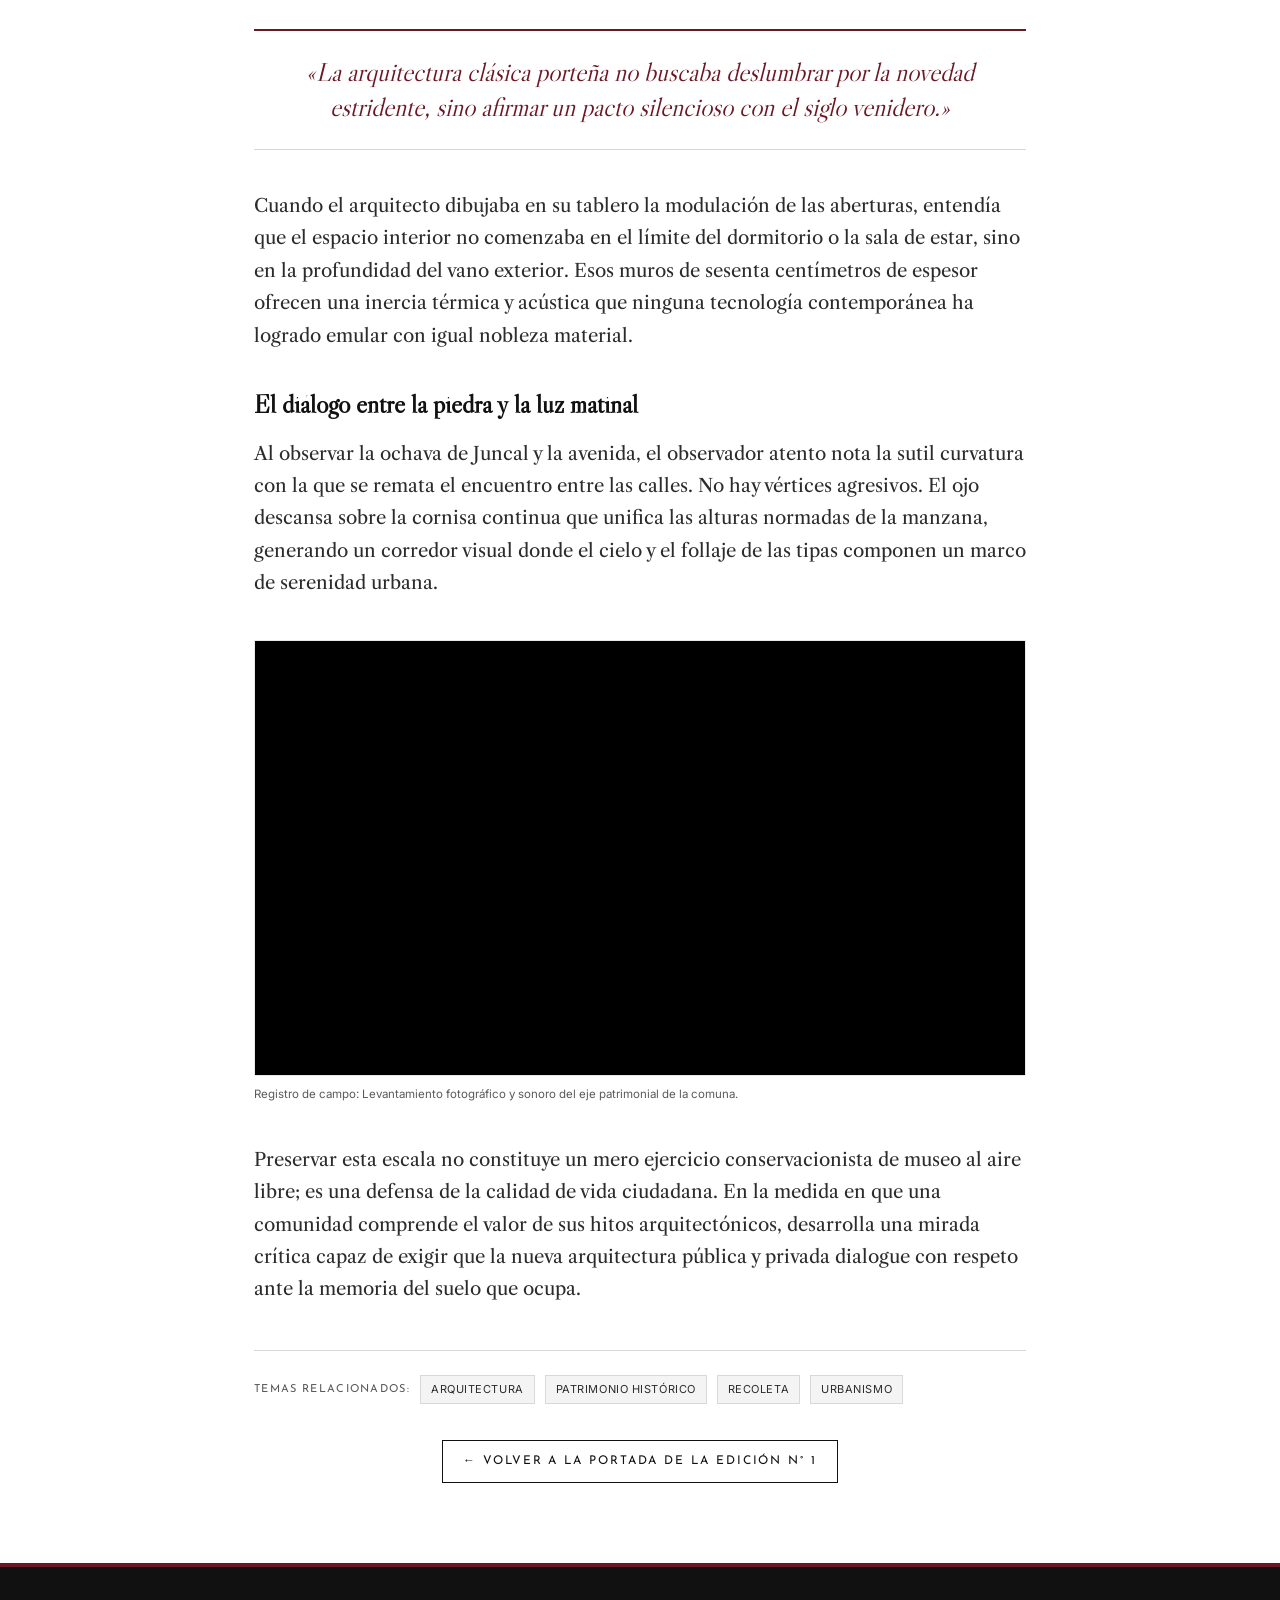
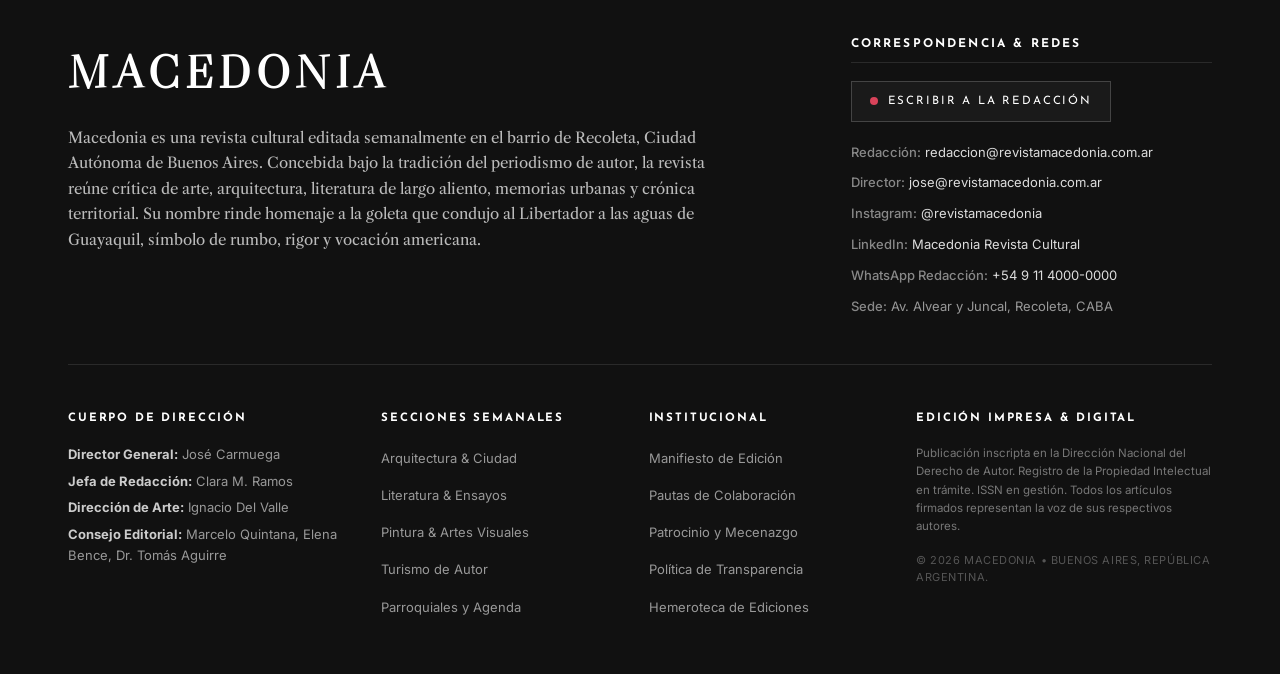
<file: articulo.html>
<!DOCTYPE html>
<html lang="es">
<head>
  <meta charset="UTF-8">
  <meta name="viewport" content="width=device-width, initial-scale=1.0">
  <title>El esplendor de la fachada: proporción, mármol y la arquitectura que desafía al tiempo — Macedonia</title>
  <link rel="stylesheet" href="style.css">
  <link rel="preconnect" href="https://fonts.googleapis.com">
  <link rel="preconnect" href="https://fonts.gstatic.com" crossorigin>
  <link href="https://fonts.googleapis.com/css2?family=Inter:wght@400;500;600;700&family=Josefin+Sans:wght@600;700&family=Libre+Caslon+Display&family=Libre+Caslon+Text:ital,wght@0,400;0,700;1,400&family=Playfair+Display:ital,wght@0,600;0,700;1,400&display=swap" rel="stylesheet">
</head>
<body>

  <!-- ENCABEZADO COMPLETO FIJO (Exactamente el mismo del home) -->
  <div class="header-sticky-wrapper">
    
    <div class="sub-nav-bar">
      <div class="container sub-nav-inner">
        <a href="#">Museos</a>
        <a href="#">Agenda</a>
        <a href="#">Galerías</a>
        <a href="#">Bibliotecas</a>
        <a href="#">Cafés &amp; Tertulias</a>
        <a href="#">Teatro</a>
        <a href="#">Conciertos</a>
        <a href="#">Archivos</a>
      </div>
    </div>

    <div class="topbar">
      <div class="container topbar-inner">
        <span>Buenos Aires &bull; Edición N° 1</span>
        <span>Sábado 7 de Noviembre de 2026</span>
      </div>
    </div>

    <header class="header">
      <div class="container header-inner">
        <h1 class="brand-logo"><a href="index.html">MACEDONIA</a></h1>
        <p class="brand-claim">Revista Mensual de cultura. Recoleta, Buenos Aires.</p>
      </div>
    </header>

    <nav class="nav">
      <div class="container nav-inner">
        <a href="index.html">Portada</a>
        <a href="#">Arte</a>
        <a href="#">Literatura</a>
        <a href="#">Pintura</a>
        <a href="#">Arquitectura</a>
        <a href="#">Turismo</a>
        <a href="#">Parroquiales</a>
      </div>
    </nav>

  </div>

  <!-- CUERPO DEL ARTÍCULO (Lectura pausada y sobria) -->
  <main class="article-container">
    
    <!-- Encabezado editorial del texto -->
    <header class="article-header">
      <div class="article-section-tag">Arquitectura &bull; Ensayo Urbano</div>
      <h1 class="article-main-title">El esplendor de la fachada: proporción, mármol y la arquitectura que desafía al tiempo</h1>
      <p class="article-standfirst">Una lectura profunda sobre los edificios emblemáticos que sobreviven intactos en el norte de la ciudad. Lejos de la ornamentación accesoria, es la exactitud del cálculo y la nobleza de los materiales lo que sostiene su gravedad espacial.</p>
      
      <div class="article-meta-bar">
        <div class="article-byline-full">
          Por <strong>José Carmuega</strong>
        </div>
        <div class="article-reading-info">
          <span>Publicado en Edición N° 1</span>
          <span>&bull;</span>
          <span>Lectura estimada: 6 minutos</span>
        </div>
      </div>
    </header>

    <!-- Imagen Principal con Epígrafe Editorial -->
    <figure class="article-lead-figure">
      <img src="hotel.jpg" alt="Fachada histórica señorial" class="article-lead-image">
      <figcaption class="article-img-caption">
        Perspectiva de la cornisa superior y vanos de piedra. Fotografía de archivo para Macedonia por Redacción Central.
      </figcaption>
    </figure>

    <!-- Contenido y Desarrollo del Texto -->
    <div class="article-body-content">
      
      <p class="lead-paragraph">
        Caminar por las veredas de Recoleta durante las primeras horas de la mañana permite redescubrir una cualidad que suele pasar desapercibida bajo el rumor del tráfico moderno: el peso visual de las fachadas concebidas bajo la lógica de la permanencia. En una época dominada por cerramientos de vidrio efímeros y tabiques de rápida obsolescencia, las construcciones erigidas en las primeras décadas del siglo pasado continúan emitiendo un mensaje de rigor constructivo que merece ser analizado con detenimiento.
      </p>

      <p>
        No se trata meramente de nostalgia o de un apego romántico a las formas académicas francesas o de raíz neoclásica. El verdadero valor de estos inmuebles radica en la correspondencia exacta entre su estructura portante y la resolución de sus frentes. Cada moldura, cada buña tallada sobre la piedra París y cada zócalo de granito no operaban como adornos pegados a posteriori, sino como un sistema inteligente de escurrimiento de aguas pluviales y control de la sombra.
      </p>

      <!-- Cita destacada (Pull Quote) -->
      <blockquote class="article-pullquote">
        «La arquitectura clásica porteña no buscaba deslumbrar por la novedad estridente, sino afirmar un pacto silencioso con el siglo venidero.»
      </blockquote>

      <p>
        Cuando el arquitecto dibujaba en su tablero la modulación de las aberturas, entendía que el espacio interior no comenzaba en el límite del dormitorio o la sala de estar, sino en la profundidad del vano exterior. Esos muros de sesenta centímetros de espesor ofrecen una inercia térmica y acústica que ninguna tecnología contemporánea ha logrado emular con igual nobleza material.
      </p>

      <h3 class="article-subheading">El diálogo entre la piedra y la luz matinal</h3>

      <p>
        Al observar la ochava de Juncal y la avenida, el observador atento nota la sutil curvatura con la que se remata el encuentro entre las calles. No hay vértices agresivos. El ojo descansa sobre la cornisa continua que unifica las alturas normadas de la manzana, generando un corredor visual donde el cielo y el follaje de las tipas componen un marco de serenidad urbana.
      </p>

      <!-- Recurso multimedia incrustado (Ejemplo de video o audiovisual) -->
      <div class="article-media-embed">
        <div class="embed-responsive-box">
          <iframe 
            src="https://www.youtube-nocookie.com/embed/dQw4w9WgXcQ" 
            title="Registro audiovisual complementario" 
            frameborder="0" 
            allow="accelerometer; autoplay; clipboard-write; encrypted-media; gyroscope; picture-in-picture" 
            allowfullscreen>
          </iframe>
        </div>
        <span class="embed-caption">Registro de campo: Levantamiento fotográfico y sonoro del eje patrimonial de la comuna.</span>
      </div>

      <p>
        Preservar esta escala no constituye un mero ejercicio conservacionista de museo al aire libre; es una defensa de la calidad de vida ciudadana. En la medida en que una comunidad comprende el valor de sus hitos arquitectónicos, desarrolla una mirada crítica capaz de exigir que la nueva arquitectura pública y privada dialogue con respeto ante la memoria del suelo que ocupa.
      </p>

      <!-- Cierre del texto y etiquetas de la nota -->
      <div class="article-tags-wrap">
        <span class="tags-title">Temas relacionados:</span>
        <a href="#" class="article-tag">Arquitectura</a>
        <a href="#" class="article-tag">Patrimonio Histórico</a>
        <a href="#" class="article-tag">Recoleta</a>
        <a href="#" class="article-tag">Urbanismo</a>
      </div>

      <!-- Enlace para volver a la portada -->
      <div class="article-return-bar">
        <a href="index.html" class="btn-return">&larr; Volver a la portada de la Edición N° 1</a>
      </div>

    </div>

  </main>

  <!-- PIE DE PÁGINA NEGRO (Exactamente el mismo del home) -->
  <footer class="footer-dark">
    <div class="container">
      
      <div class="footer-row-top">
        <div class="footer-brand-wrap">
          <div class="footer-dark-logo">MACEDONIA</div>
          <p class="footer-about">
            Macedonia es una revista cultural editada semanalmente en el barrio de Recoleta, Ciudad Autónoma de Buenos Aires. Concebida bajo la tradición del periodismo de autor, la revista reúne crítica de arte, arquitectura, literatura de largo aliento, memorias urbanas y crónica territorial. Su nombre rinde homenaje a la goleta que condujo al Libertador a las aguas de Guayaquil, símbolo de rumbo, rigor y vocación americana.
          </p>
        </div>

        <div class="footer-contact-wrap">
          <h5 class="footer-dark-heading">Correspondencia &amp; Redes</h5>
          
          <a href="mailto:redaccion@revistamacedonia.com.ar" class="btn-dispatch">
            <span class="dispatch-pulse"></span>
            Escribir a la Redacción
          </a>

          <ul class="footer-contact-list">
            <li><span>Redacción:</span> <a href="mailto:redaccion@revistamacedonia.com.ar">redaccion@revistamacedonia.com.ar</a></li>
            <li><span>Director:</span> <a href="mailto:jose@revistamacedonia.com.ar">jose@revistamacedonia.com.ar</a></li>
            <li><span>Instagram:</span> <a href="#">@revistamacedonia</a></li>
            <li><span>LinkedIn:</span> <a href="#">Macedonia Revista Cultural</a></li>
            <li><span>WhatsApp Redacción:</span> <a href="#">+54 9 11 4000-0000</a></li>
            <li><span>Sede:</span> Av. Alvear y Juncal, Recoleta, CABA</li>
          </ul>
        </div>
      </div>

      <div class="footer-dark-divider"></div>

      <div class="footer-grid-bottom">
        
        <div class="footer-block">
          <h6 class="footer-subheading">Cuerpo de Dirección</h6>
          <p class="footer-staff-line"><strong>Director General:</strong> José Carmuega</p>
          <p class="footer-staff-line"><strong>Jefa de Redacción:</strong> Clara M. Ramos</p>
          <p class="footer-staff-line"><strong>Dirección de Arte:</strong> Ignacio Del Valle</p>
          <p class="footer-staff-line"><strong>Consejo Editorial:</strong> Marcelo Quintana, Elena Bence, Dr. Tomás Aguirre</p>
        </div>

        <div class="footer-block">
          <h6 class="footer-subheading">Secciones Semanales</h6>
          <ul class="footer-dark-links">
            <li><a href="#">Arquitectura &amp; Ciudad</a></li>
            <li><a href="#">Literatura &amp; Ensayos</a></li>
            <li><a href="#">Pintura &amp; Artes Visuales</a></li>
            <li><a href="#">Turismo de Autor</a></li>
            <li><a href="#">Parroquiales y Agenda</a></li>
          </ul>
        </div>

        <div class="footer-block">
          <h6 class="footer-subheading">Institucional</h6>
          <ul class="footer-dark-links">
            <li><a href="#">Manifiesto de Edición</a></li>
            <li><a href="#">Pautas de Colaboración</a></li>
            <li><a href="#">Patrocinio y Mecenazgo</a></li>
            <li><a href="#">Política de Transparencia</a></li>
            <li><a href="#">Hemeroteca de Ediciones</a></li>
          </ul>
        </div>

        <div class="footer-block">
          <h6 class="footer-subheading">Edición Impresa &amp; Digital</h6>
          <p class="footer-small-text">
            Publicación inscripta en la Dirección Nacional del Derecho de Autor. Registro de la Propiedad Intelectual en trámite. ISSN en gestión. Todos los artículos firmados representan la voz de sus respectivos autores.
          </p>
          <p class="footer-copy">&copy; 2026 MACEDONIA &bull; Buenos Aires, República Argentina.</p>
        </div>

      </div>

    </div>
  </footer>

</body>
</html>
</file>
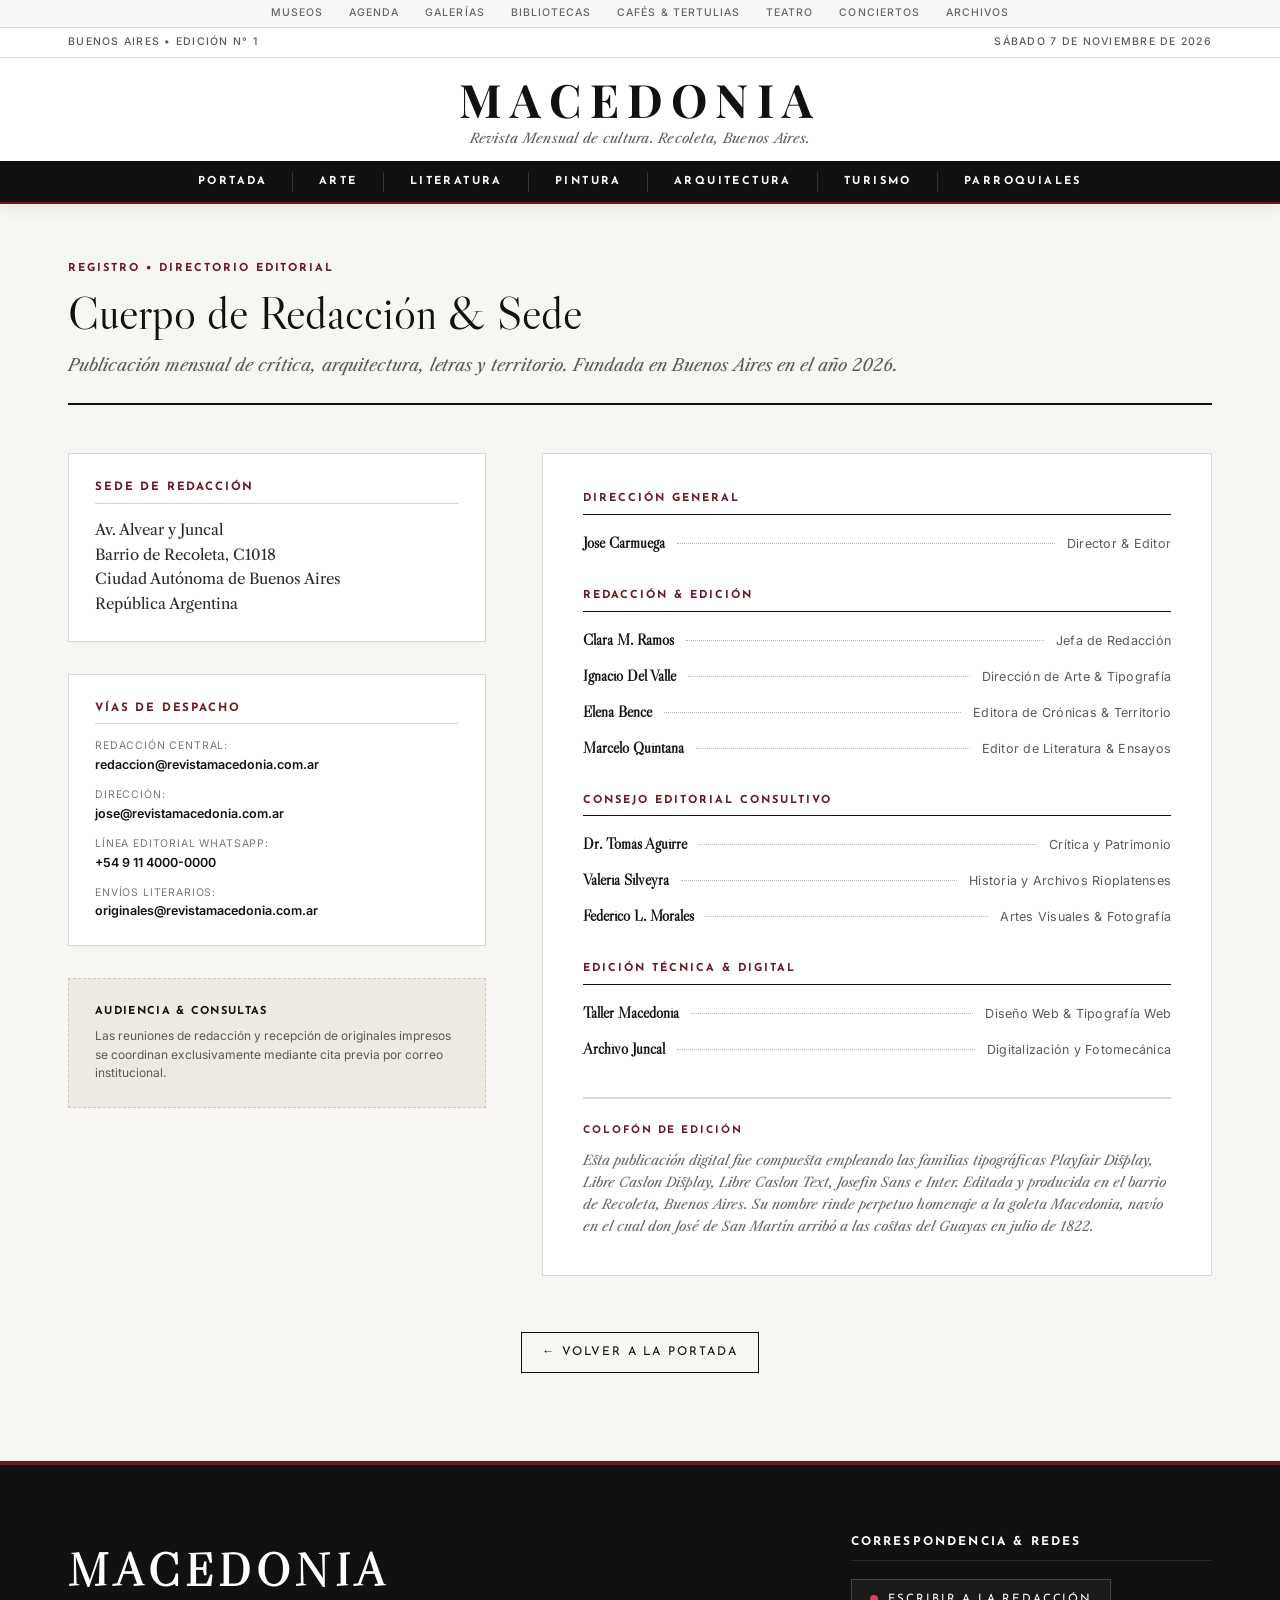
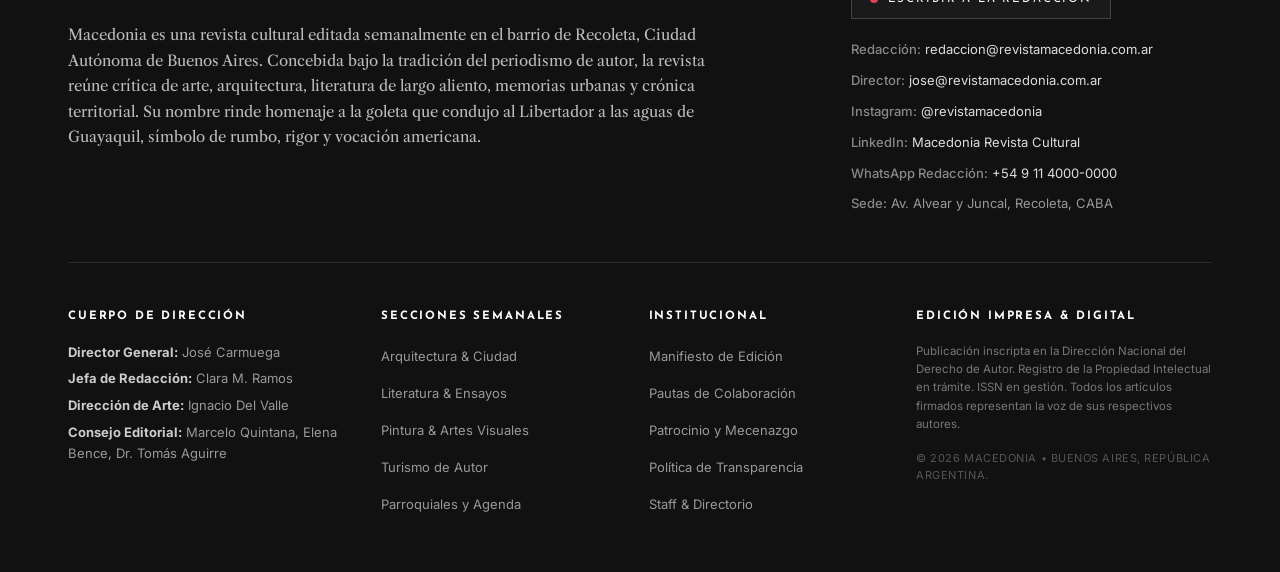
<file: creditos.html>
<!DOCTYPE html>
<html lang="es">
<head>
  <meta charset="UTF-8">
  <meta name="viewport" content="width=device-width, initial-scale=1.0">
  <title>Staff, Directorio &amp; Créditos — Macedonia</title>
  <link rel="stylesheet" href="style.css">
  <link rel="preconnect" href="https://fonts.googleapis.com">
  <link rel="preconnect" href="https://fonts.gstatic.com" crossorigin>
  <link href="https://fonts.googleapis.com/css2?family=Inter:wght@400;500;600;700&family=Josefin+Sans:wght@600;700&family=Libre+Caslon+Display&family=Libre+Caslon+Text:ital,wght@0,400;0,700;1,400&family=Playfair+Display:ital,wght@0,600;0,700;1,400&display=swap" rel="stylesheet">
</head>
<body class="page-credits-body">

  <!-- ENCABEZADO COMPLETO FIJO -->
  <div class="header-sticky-wrapper">
    
    <div class="sub-nav-bar">
      <div class="container sub-nav-inner">
        <a href="#">Museos</a>
        <a href="#">Agenda</a>
        <a href="#">Galerías</a>
        <a href="#">Bibliotecas</a>
        <a href="#">Cafés &amp; Tertulias</a>
        <a href="#">Teatro</a>
        <a href="#">Conciertos</a>
        <a href="#">Archivos</a>
      </div>
    </div>

    <div class="topbar">
      <div class="container topbar-inner">
        <span>Buenos Aires &bull; Edición N° 1</span>
        <span>Sábado 7 de Noviembre de 2026</span>
      </div>
    </div>

    <header class="header">
      <div class="container header-inner">
        <h1 class="brand-logo"><a href="index.html">MACEDONIA</a></h1>
        <p class="brand-claim">Revista Mensual de cultura. Recoleta, Buenos Aires.</p>
      </div>
    </header>

    <nav class="nav">
      <div class="container nav-inner">
        <a href="index.html">Portada</a>
        <a href="#">Arte</a>
        <a href="#">Literatura</a>
        <a href="#">Pintura</a>
        <a href="#">Arquitectura</a>
        <a href="#">Turismo</a>
        <a href="#">Parroquiales</a>
      </div>
    </nav>

  </div>

  <!-- CONTENEDOR PRINCIPAL: DIRECTORIO & STAFF -->
  <main class="credits-wrapper">
    <div class="container">
      
      <!-- Cabecera de la sección -->
      <div class="credits-intro-header">
        <span class="credits-badge">Registro &bull; Directorio Editorial</span>
        <h1 class="credits-title">Cuerpo de Redacción &amp; Sede</h1>
        <p class="credits-lead">Publicación mensual de crítica, arquitectura, letras y territorio. Fundada en Buenos Aires en el año 2026.</p>
      </div>

      <!-- Disposición en 2 columnas maestras -->
      <div class="credits-grid">
        
        <!-- Columna Izquierda: Identidad, Sede, Correspondencia -->
        <aside class="credits-aside">
          
          <div class="credits-card">
            <h3 class="credits-card-title">Sede de Redacción</h3>
            <p class="credits-card-text">
              Av. Alvear y Juncal<br>
              Barrio de Recoleta, C1018<br>
              Ciudad Autónoma de Buenos Aires<br>
              República Argentina
            </p>
          </div>

          <div class="credits-card">
            <h3 class="credits-card-title">Vías de Despacho</h3>
            <ul class="credits-contact-list">
              <li><span>Redacción Central:</span> <a href="mailto:redaccion@revistamacedonia.com.ar">redaccion@revistamacedonia.com.ar</a></li>
              <li><span>Dirección:</span> <a href="mailto:jose@revistamacedonia.com.ar">jose@revistamacedonia.com.ar</a></li>
              <li><span>Línea Editorial WhatsApp:</span> <a href="#">+54 9 11 4000-0000</a></li>
              <li><span>Envíos Literarios:</span> <a href="mailto:originales@revistamacedonia.com.ar">originales@revistamacedonia.com.ar</a></li>
            </ul>
          </div>

          <div class="credits-card credits-card-note">
            <h4 class="credits-note-heading">Audiencia &amp; Consultas</h4>
            <p class="credits-note-p">
              Las reuniones de redacción y recepción de originales impresos se coordinan exclusivamente mediante cita previa por correo institucional.
            </p>
          </div>

        </aside>

        <!-- Columna Derecha: El Staff y la Jerarquía Editorial -->
        <section class="credits-directory">
          
          <!-- Bloque Dirección -->
          <div class="directory-section">
            <span class="directory-tier-label">Dirección General</span>
            <div class="directory-row">
              <span class="dir-name">José Carmuega</span>
              <span class="dir-dots"></span>
              <span class="dir-role">Director &amp; Editor</span>
            </div>
          </div>

          <!-- Bloque Redacción Central -->
          <div class="directory-section">
            <span class="directory-tier-label">Redacción &amp; Edición</span>
            <div class="directory-row">
              <span class="dir-name">Clara M. Ramos</span>
              <span class="dir-dots"></span>
              <span class="dir-role">Jefa de Redacción</span>
            </div>
            <div class="directory-row">
              <span class="dir-name">Ignacio Del Valle</span>
              <span class="dir-dots"></span>
              <span class="dir-role">Dirección de Arte &amp; Tipografía</span>
            </div>
            <div class="directory-row">
              <span class="dir-name">Elena Bence</span>
              <span class="dir-dots"></span>
              <span class="dir-role">Editora de Crónicas &amp; Territorio</span>
            </div>
            <div class="directory-row">
              <span class="dir-name">Marcelo Quintana</span>
              <span class="dir-dots"></span>
              <span class="dir-role">Editor de Literatura &amp; Ensayos</span>
            </div>
          </div>

          <!-- Bloque Consejo Asesor -->
          <div class="directory-section">
            <span class="directory-tier-label">Consejo Editorial Consultivo</span>
            <div class="directory-row">
              <span class="dir-name">Dr. Tomás Aguirre</span>
              <span class="dir-dots"></span>
              <span class="dir-role">Crítica y Patrimonio</span>
            </div>
            <div class="directory-row">
              <span class="dir-name">Valeria Silveyra</span>
              <span class="dir-dots"></span>
              <span class="dir-role">Historia y Archivos Rioplatenses</span>
            </div>
            <div class="directory-row">
              <span class="dir-name">Federico L. Morales</span>
              <span class="dir-dots"></span>
              <span class="dir-role">Artes Visuales &amp; Fotografía</span>
            </div>
          </div>

          <!-- Bloque Técnico y de Producción -->
          <div class="directory-section">
            <span class="directory-tier-label">Edición Técnica &amp; Digital</span>
            <div class="directory-row">
              <span class="dir-name">Taller Macedonia</span>
              <span class="dir-dots"></span>
              <span class="dir-role">Diseño Web &amp; Tipografía Web</span>
            </div>
            <div class="directory-row">
              <span class="dir-name">Archivo Juncal</span>
              <span class="dir-dots"></span>
              <span class="dir-role">Digitalización y Fotomecánica</span>
            </div>
          </div>

          <!-- El Colofón Impreso -->
          <div class="credits-colophon">
            <h4 class="colophon-title">Colofón de Edición</h4>
            <p class="colophon-text">
              Esta publicación digital fue compuesta empleando las familias tipográficas <em>Playfair Display</em>, <em>Libre Caslon Display</em>, <em>Libre Caslon Text</em>, <em>Josefin Sans</em> e <em>Inter</em>. Editada y producida en el barrio de Recoleta, Buenos Aires. Su nombre rinde perpetuo homenaje a la goleta <em>Macedonia</em>, navío en el cual don José de San Martín arribó a las costas del Guayas en julio de 1822.
            </p>
          </div>

        </section>

      </div>

      <div class="credits-return-center">
        <a href="index.html" class="btn-return">&larr; Volver a la portada</a>
      </div>

    </div>
  </main>

  <!-- PIE DE PÁGINA NEGRO -->
  <footer class="footer-dark">
    <div class="container">
      
      <div class="footer-row-top">
        <div class="footer-brand-wrap">
          <div class="footer-dark-logo">MACEDONIA</div>
          <p class="footer-about">
            Macedonia es una revista cultural editada semanalmente en el barrio de Recoleta, Ciudad Autónoma de Buenos Aires. Concebida bajo la tradición del periodismo de autor, la revista reúne crítica de arte, arquitectura, literatura de largo aliento, memorias urbanas y crónica territorial. Su nombre rinde homenaje a la goleta que condujo al Libertador a las aguas de Guayaquil, símbolo de rumbo, rigor y vocación americana.
          </p>
        </div>

        <div class="footer-contact-wrap">
          <h5 class="footer-dark-heading">Correspondencia &amp; Redes</h5>
          
          <a href="mailto:redaccion@revistamacedonia.com.ar" class="btn-dispatch">
            <span class="dispatch-pulse"></span>
            Escribir a la Redacción
          </a>

          <ul class="footer-contact-list">
            <li><span>Redacción:</span> <a href="mailto:redaccion@revistamacedonia.com.ar">redaccion@revistamacedonia.com.ar</a></li>
            <li><span>Director:</span> <a href="mailto:jose@revistamacedonia.com.ar">jose@revistamacedonia.com.ar</a></li>
            <li><span>Instagram:</span> <a href="#">@revistamacedonia</a></li>
            <li><span>LinkedIn:</span> <a href="#">Macedonia Revista Cultural</a></li>
            <li><span>WhatsApp Redacción:</span> <a href="#">+54 9 11 4000-0000</a></li>
            <li><span>Sede:</span> Av. Alvear y Juncal, Recoleta, CABA</li>
          </ul>
        </div>
      </div>

      <div class="footer-dark-divider"></div>

      <div class="footer-grid-bottom">
        
        <div class="footer-block">
          <h6 class="footer-subheading">Cuerpo de Dirección</h6>
          <p class="footer-staff-line"><strong>Director General:</strong> José Carmuega</p>
          <p class="footer-staff-line"><strong>Jefa de Redacción:</strong> Clara M. Ramos</p>
          <p class="footer-staff-line"><strong>Dirección de Arte:</strong> Ignacio Del Valle</p>
          <p class="footer-staff-line"><strong>Consejo Editorial:</strong> Marcelo Quintana, Elena Bence, Dr. Tomás Aguirre</p>
        </div>

        <div class="footer-block">
          <h6 class="footer-subheading">Secciones Semanales</h6>
          <ul class="footer-dark-links">
            <li><a href="#">Arquitectura &amp; Ciudad</a></li>
            <li><a href="#">Literatura &amp; Ensayos</a></li>
            <li><a href="#">Pintura &amp; Artes Visuales</a></li>
            <li><a href="#">Turismo de Autor</a></li>
            <li><a href="#">Parroquiales y Agenda</a></li>
          </ul>
        </div>

        <div class="footer-block">
          <h6 class="footer-subheading">Institucional</h6>
          <ul class="footer-dark-links">
            <li><a href="pagina.html">Manifiesto de Edición</a></li>
            <li><a href="pagina.html">Pautas de Colaboración</a></li>
            <li><a href="pagina.html">Patrocinio y Mecenazgo</a></li>
            <li><a href="pagina.html">Política de Transparencia</a></li>
            <li><a href="creditos.html">Staff &amp; Directorio</a></li>
          </ul>
        </div>

        <div class="footer-block">
          <h6 class="footer-subheading">Edición Impresa &amp; Digital</h6>
          <p class="footer-small-text">
            Publicación inscripta en la Dirección Nacional del Derecho de Autor. Registro de la Propiedad Intelectual en trámite. ISSN en gestión. Todos los artículos firmados representan la voz de sus respectivos autores.
          </p>
          <p class="footer-copy">&copy; 2026 MACEDONIA &bull; Buenos Aires, República Argentina.</p>
        </div>

      </div>

    </div>
  </footer>

</body>
</html>
</file>
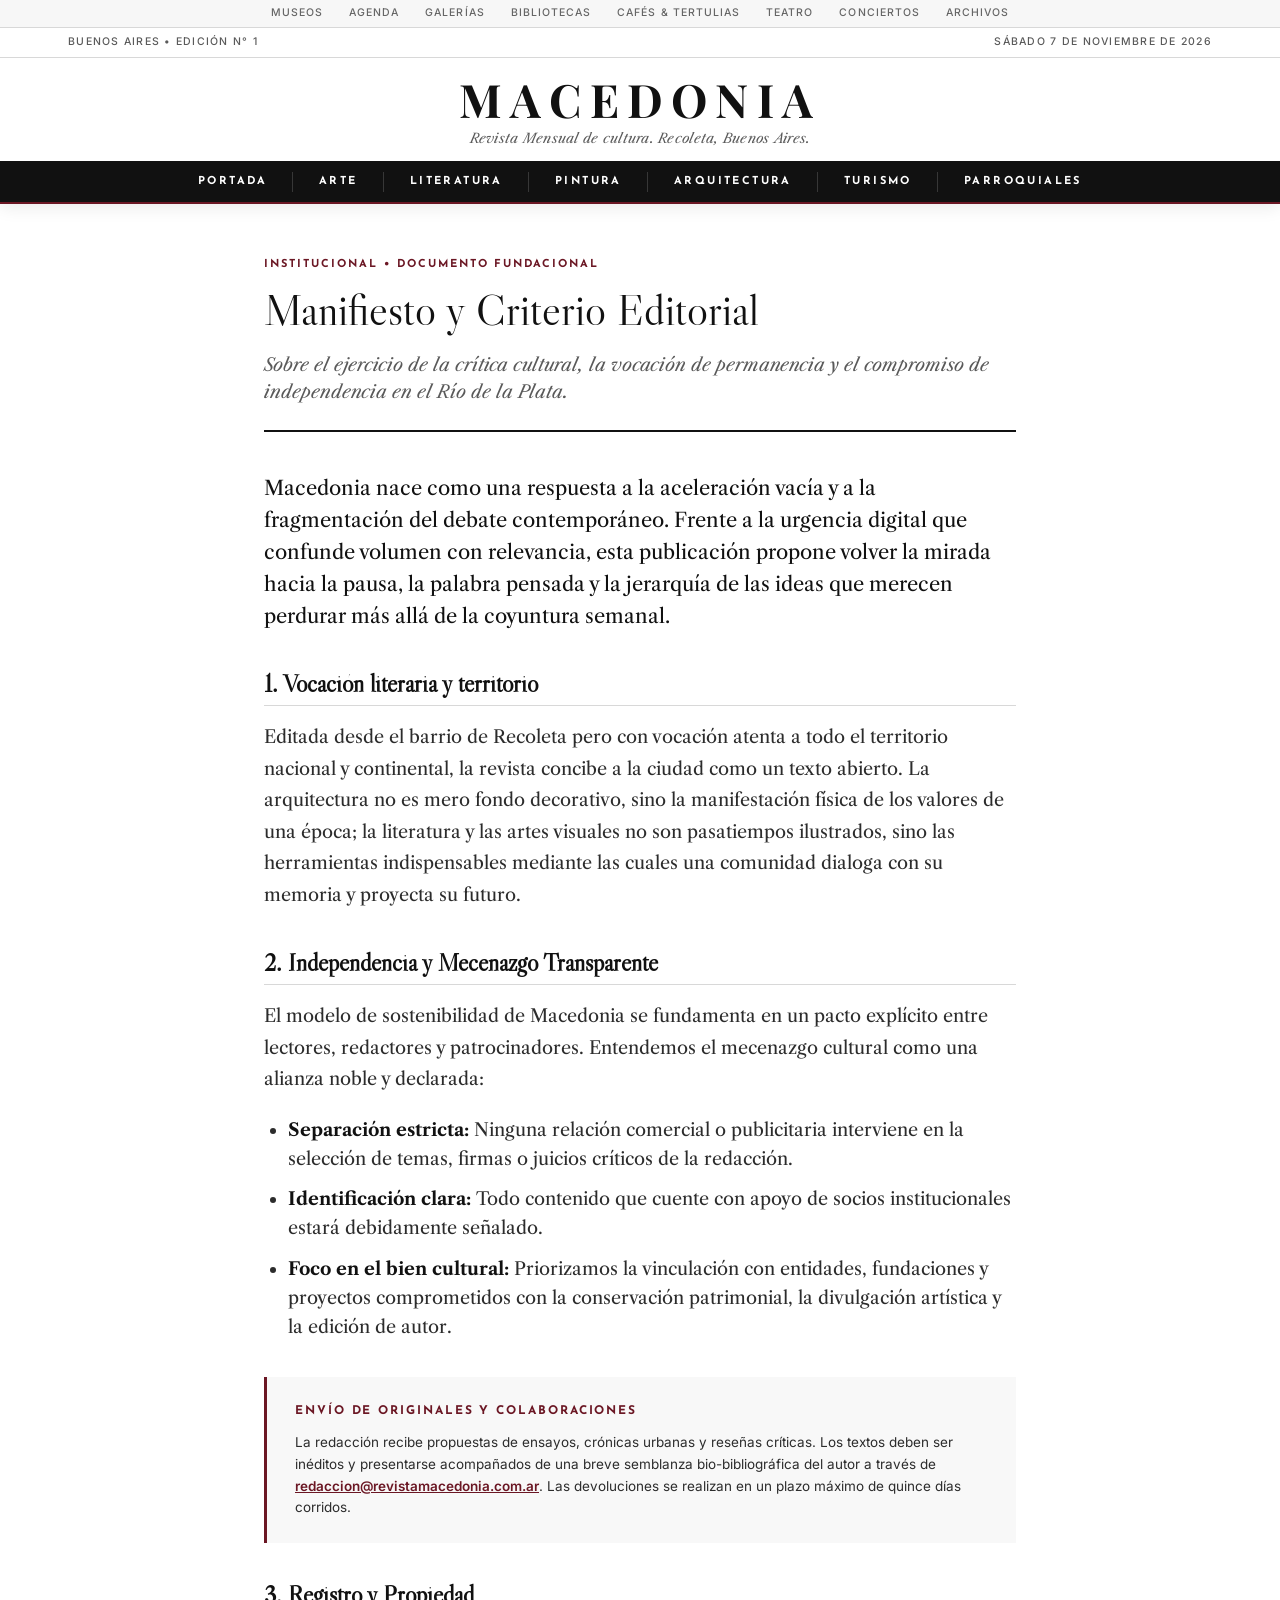
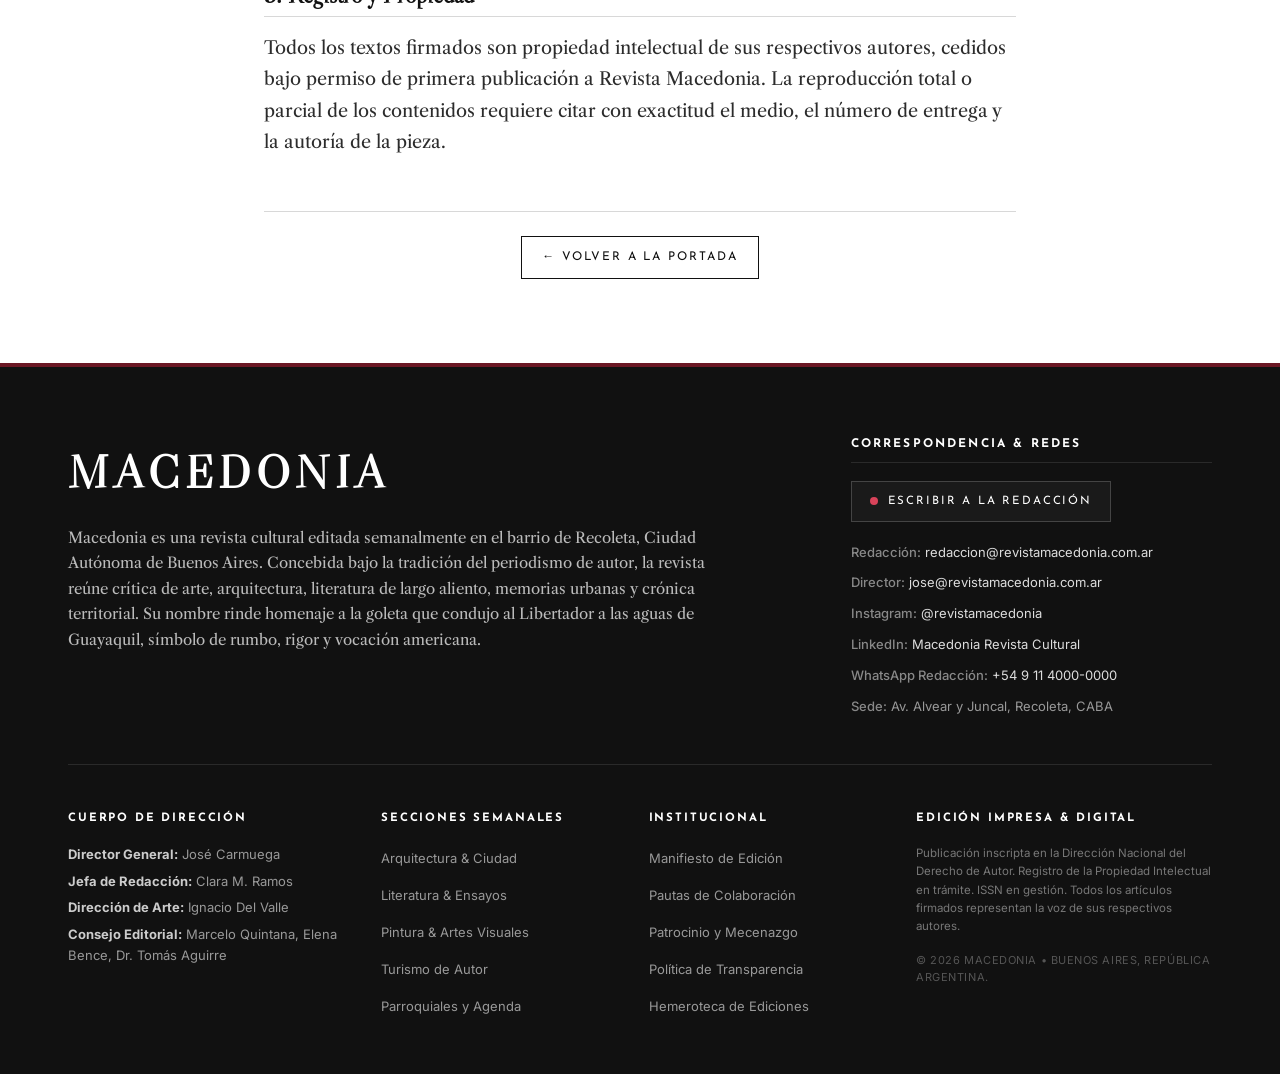
<file: pagina.html>
<!DOCTYPE html>
<html lang="es">
<head>
  <meta charset="UTF-8">
  <meta name="viewport" content="width=device-width, initial-scale=1.0">
  <title>Manifiesto &bull; Línea Editorial y Transparencia — Macedonia</title>
  <link rel="stylesheet" href="style.css">
  <link rel="preconnect" href="https://fonts.googleapis.com">
  <link rel="preconnect" href="https://fonts.gstatic.com" crossorigin>
  <link href="https://fonts.googleapis.com/css2?family=Inter:wght@400;500;600;700&family=Josefin+Sans:wght@600;700&family=Libre+Caslon+Display&family=Libre+Caslon+Text:ital,wght@0,400;0,700;1,400&family=Playfair+Display:ital,wght@0,600;0,700;1,400&display=swap" rel="stylesheet">
</head>
<body>

  <!-- ENCABEZADO COMPLETO FIJO (Idéntico a portada y artículo) -->
  <div class="header-sticky-wrapper">
    
    <div class="sub-nav-bar">
      <div class="container sub-nav-inner">
        <a href="#">Museos</a>
        <a href="#">Agenda</a>
        <a href="#">Galerías</a>
        <a href="#">Bibliotecas</a>
        <a href="#">Cafés &amp; Tertulias</a>
        <a href="#">Teatro</a>
        <a href="#">Conciertos</a>
        <a href="#">Archivos</a>
      </div>
    </div>

    <div class="topbar">
      <div class="container topbar-inner">
        <span>Buenos Aires &bull; Edición N° 1</span>
        <span>Sábado 7 de Noviembre de 2026</span>
      </div>
    </div>

    <header class="header">
      <div class="container header-inner">
        <h1 class="brand-logo"><a href="index.html">MACEDONIA</a></h1>
        <p class="brand-claim">Revista Mensual de cultura. Recoleta, Buenos Aires.</p>
      </div>
    </header>

    <nav class="nav">
      <div class="container nav-inner">
        <a href="index.html">Portada</a>
        <a href="#">Arte</a>
        <a href="#">Literatura</a>
        <a href="#">Pintura</a>
        <a href="#">Arquitectura</a>
        <a href="#">Turismo</a>
        <a href="#">Parroquiales</a>
      </div>
    </nav>

  </div>

  <!-- CONTENEDOR DE PÁGINA INSTITUCIONAL / DOCUMENTO -->
  <main class="static-page-container">
    
    <header class="static-page-header">
      <span class="static-page-eyebrow">Institucional &bull; Documento Fundacional</span>
      <h1 class="static-page-title">Manifiesto y Criterio Editorial</h1>
      <p class="static-page-subtitle">Sobre el ejercicio de la crítica cultural, la vocación de permanencia y el compromiso de independencia en el Río de la Plata.</p>
      <div class="static-page-divider"></div>
    </header>

    <div class="static-page-body">
      
      <p class="static-lead-paragraph">
        Macedonia nace como una respuesta a la aceleración vacía y a la fragmentación del debate contemporáneo. Frente a la urgencia digital que confunde volumen con relevancia, esta publicación propone volver la mirada hacia la pausa, la palabra pensada y la jerarquía de las ideas que merecen perdurar más allá de la coyuntura semanal.
      </p>

      <h3 class="static-section-title">1. Vocación literaria y territorio</h3>
      <p>
        Editada desde el barrio de Recoleta pero con vocación atenta a todo el territorio nacional y continental, la revista concibe a la ciudad como un texto abierto. La arquitectura no es mero fondo decorativo, sino la manifestación física de los valores de una época; la literatura y las artes visuales no son pasatiempos ilustrados, sino las herramientas indispensables mediante las cuales una comunidad dialoga con su memoria y proyecta su futuro.
      </p>

      <h3 class="static-section-title">2. Independencia y Mecenazgo Transparente</h3>
      <p>
        El modelo de sostenibilidad de Macedonia se fundamenta en un pacto explícito entre lectores, redactores y patrocinadores. Entendemos el mecenazgo cultural como una alianza noble y declarada:
      </p>

      <ul class="static-page-list">
        <li><strong>Separación estricta:</strong> Ninguna relación comercial o publicitaria interviene en la selección de temas, firmas o juicios críticos de la redacción.</li>
        <li><strong>Identificación clara:</strong> Todo contenido que cuente con apoyo de socios institucionales estará debidamente señalado.</li>
        <li><strong>Foco en el bien cultural:</strong> Priorizamos la vinculación con entidades, fundaciones y proyectos comprometidos con la conservación patrimonial, la divulgación artística y la edición de autor.</li>
      </ul>

      <!-- Cuadro institucional destacado -->
      <div class="static-notice-box">
        <h4 class="static-notice-title">Envío de Originales y Colaboraciones</h4>
        <p class="static-notice-text">
          La redacción recibe propuestas de ensayos, crónicas urbanas y reseñas críticas. Los textos deben ser inéditos y presentarse acompañados de una breve semblanza bio-bibliográfica del autor a través de <a href="mailto:redaccion@revistamacedonia.com.ar">redaccion@revistamacedonia.com.ar</a>. Las devoluciones se realizan en un plazo máximo de quince días corridos.
        </p>
      </div>

      <h3 class="static-section-title">3. Registro y Propiedad</h3>
      <p>
        Todos los textos firmados son propiedad intelectual de sus respectivos autores, cedidos bajo permiso de primera publicación a Revista Macedonia. La reproducción total o parcial de los contenidos requiere citar con exactitud el medio, el número de entrega y la autoría de la pieza.
      </p>

      <div class="static-return-bar">
        <a href="index.html" class="btn-return">&larr; Volver a la portada</a>
      </div>

    </div>

  </main>

  <!-- PIE DE PÁGINA NEGRO (Misma arquitectura institucional) -->
  <footer class="footer-dark">
    <div class="container">
      
      <div class="footer-row-top">
        <div class="footer-brand-wrap">
          <div class="footer-dark-logo">MACEDONIA</div>
          <p class="footer-about">
            Macedonia es una revista cultural editada semanalmente en el barrio de Recoleta, Ciudad Autónoma de Buenos Aires. Concebida bajo la tradición del periodismo de autor, la revista reúne crítica de arte, arquitectura, literatura de largo aliento, memorias urbanas y crónica territorial. Su nombre rinde homenaje a la goleta que condujo al Libertador a las aguas de Guayaquil, símbolo de rumbo, rigor y vocación americana.
          </p>
        </div>

        <div class="footer-contact-wrap">
          <h5 class="footer-dark-heading">Correspondencia &amp; Redes</h5>
          
          <a href="mailto:redaccion@revistamacedonia.com.ar" class="btn-dispatch">
            <span class="dispatch-pulse"></span>
            Escribir a la Redacción
          </a>

          <ul class="footer-contact-list">
            <li><span>Redacción:</span> <a href="mailto:redaccion@revistamacedonia.com.ar">redaccion@revistamacedonia.com.ar</a></li>
            <li><span>Director:</span> <a href="mailto:jose@revistamacedonia.com.ar">jose@revistamacedonia.com.ar</a></li>
            <li><span>Instagram:</span> <a href="#">@revistamacedonia</a></li>
            <li><span>LinkedIn:</span> <a href="#">Macedonia Revista Cultural</a></li>
            <li><span>WhatsApp Redacción:</span> <a href="#">+54 9 11 4000-0000</a></li>
            <li><span>Sede:</span> Av. Alvear y Juncal, Recoleta, CABA</li>
          </ul>
        </div>
      </div>

      <div class="footer-dark-divider"></div>

      <div class="footer-grid-bottom">
        
        <div class="footer-block">
          <h6 class="footer-subheading">Cuerpo de Dirección</h6>
          <p class="footer-staff-line"><strong>Director General:</strong> José Carmuega</p>
          <p class="footer-staff-line"><strong>Jefa de Redacción:</strong> Clara M. Ramos</p>
          <p class="footer-staff-line"><strong>Dirección de Arte:</strong> Ignacio Del Valle</p>
          <p class="footer-staff-line"><strong>Consejo Editorial:</strong> Marcelo Quintana, Elena Bence, Dr. Tomás Aguirre</p>
        </div>

        <div class="footer-block">
          <h6 class="footer-subheading">Secciones Semanales</h6>
          <ul class="footer-dark-links">
            <li><a href="#">Arquitectura &amp; Ciudad</a></li>
            <li><a href="#">Literatura &amp; Ensayos</a></li>
            <li><a href="#">Pintura &amp; Artes Visuales</a></li>
            <li><a href="#">Turismo de Autor</a></li>
            <li><a href="#">Parroquiales y Agenda</a></li>
          </ul>
        </div>

        <div class="footer-block">
          <h6 class="footer-subheading">Institucional</h6>
          <ul class="footer-dark-links">
            <li><a href="pagina.html">Manifiesto de Edición</a></li>
            <li><a href="pagina.html">Pautas de Colaboración</a></li>
            <li><a href="pagina.html">Patrocinio y Mecenazgo</a></li>
            <li><a href="pagina.html">Política de Transparencia</a></li>
            <li><a href="#">Hemeroteca de Ediciones</a></li>
          </ul>
        </div>

        <div class="footer-block">
          <h6 class="footer-subheading">Edición Impresa &amp; Digital</h6>
          <p class="footer-small-text">
            Publicación inscripta en la Dirección Nacional del Derecho de Autor. Registro de la Propiedad Intelectual en trámite. ISSN en gestión. Todos los artículos firmados representan la voz de sus respectivos autores.
          </p>
          <p class="footer-copy">&copy; 2026 MACEDONIA &bull; Buenos Aires, República Argentina.</p>
        </div>

      </div>

    </div>
  </footer>

</body>
</html>
</file>
<file: style.css>
/* ==========================================================================
   MACEDONIA — HOJA DE ESTILO EDITORIAL
   Estilo: The New Yorker / Babelia / Arquitectura Viva
   ========================================================================== */

:root {
  --bg-color: #ffffff;
  --text-primary: #111111;
  --text-secondary: #2c2c2c;
  --text-muted: #5a5a5a;
  --accent-borravino: #6B1724; /* Borravino Editorial Profundo */
  --rule-strong: #111111;
  --rule-light: #d8d8d8;
  --rule-subtle: #eaeaea;

  /* Fondo oscuro pie de página y barra */
  --dark-bg: #111111;
  --dark-text: #eaeaea;
  --dark-muted: #999999;
  --dark-rule: #2a2a2a;

  /* Familias Tipográficas */
  --font-logo-serif: 'Playfair Display', Georgia, serif;
  --font-display: 'Libre Caslon Display', Georgia, serif;
  --font-body: 'Libre Caslon Text', Georgia, serif;
  --font-sans-bold: 'Josefin Sans', sans-serif;
  --font-ui: 'Inter', -apple-system, BlinkMacSystemFont, sans-serif;
}

* {
  margin: 0;
  padding: 0;
  box-sizing: border-box;
}

body {
  background-color: var(--bg-color);
  color: var(--text-primary);
  font-family: var(--font-body);
  font-size: 17px;
  line-height: 1.6;
  -webkit-font-smoothing: antialiased;
}

img {
  max-width: 100%;
}

a {
  color: inherit;
  text-decoration: none;
}

a:hover {
  color: var(--accent-borravino);
}

.container {
  max-width: 1200px;
  margin: 0 auto;
  padding: 0 28px;
}

/* ==========================================================================
   ENCABEZADO COMPLETO FIJO (STICKY WRAPPER)
   ========================================================================== */

.header-sticky-wrapper {
  position: sticky;
  top: 0;
  z-index: 1000;
  background-color: var(--bg-color);
  box-shadow: 0 4px 16px rgba(0, 0, 0, 0.08);
}

/* Barra superior de servicios culturales */
.sub-nav-bar {
  background-color: #f7f7f7;
  border-bottom: 1px solid var(--rule-light);
  padding: 5px 0;
}

.sub-nav-inner {
  display: flex;
  justify-content: center;
  gap: 26px;
  flex-wrap: wrap;
}

.sub-nav-inner a {
  font-family: var(--font-ui);
  font-size: 10.5px;
  font-weight: 500;
  text-transform: uppercase;
  letter-spacing: 0.1em;
  color: #666666;
  transition: color 0.2s ease;
}

.sub-nav-inner a:hover {
  color: var(--accent-borravino);
}

/* Cintillo formal */
.topbar {
  border-bottom: 1px solid var(--rule-light);
  padding: 6px 0;
  font-family: var(--font-ui);
  font-size: 10.5px;
  font-weight: 500;
  text-transform: uppercase;
  letter-spacing: 0.12em;
  color: var(--text-muted);
}

.topbar-inner {
  display: flex;
  justify-content: space-between;
}

/* Cabezal con logotipo calibrado para sticky */
.header {
  padding: 18px 0 12px 0;
  text-align: center;
}

.brand-logo {
  font-family: var(--font-logo-serif);
  font-size: 46px;
  font-weight: 700;
  letter-spacing: 0.18em;
  line-height: 1;
  color: var(--text-primary);
  text-transform: uppercase;
}

.brand-claim {
  font-family: var(--font-body);
  font-style: italic;
  font-size: 13.5px;
  color: var(--text-muted);
  margin-top: 6px;
  letter-spacing: 0.02em;
}

/* ==========================================================================
   NAVEGACIÓN PRINCIPAL: BARRA NEGRA EDITORIAL
   ========================================================================== */

.nav {
  background-color: var(--dark-bg);
  border-top: 1px solid var(--rule-strong);
  border-bottom: 2px solid var(--accent-borravino);
  padding: 0;
}

.nav-inner {
  display: flex;
  justify-content: center;
  align-items: center;
  flex-wrap: wrap;
}

.nav a {
  font-family: var(--font-sans-bold);
  font-size: 11px;
  font-weight: 700;
  text-transform: uppercase;
  letter-spacing: 0.22em;
  color: #ffffff;
  padding: 11px 26px;
  position: relative;
  transition: all 0.2s ease;
}

/* Filete divisor entre secciones */
.nav a:not(:last-child)::after {
  content: "";
  position: absolute;
  right: 0;
  top: 25%;
  height: 50%;
  width: 1px;
  background-color: rgba(255, 255, 255, 0.16);
}

.nav a:hover {
  color: #e5c3a6;
  background-color: rgba(255, 255, 255, 0.06);
}

/* ==========================================================================
   ESPACIO PARA BANNER DE PATROCINIO
   ========================================================================== */

.banner-container {
  margin-top: 36px;
  margin-bottom: 40px;
}

.ad-banner {
  background-color: #fafafa;
  border: 1px solid var(--rule-light);
  padding: 16px 24px;
  display: flex;
  align-items: center;
  justify-content: space-between;
  gap: 20px;
}

.ad-label {
  font-family: var(--font-ui);
  font-size: 9.5px;
  font-weight: 700;
  text-transform: uppercase;
  letter-spacing: 0.14em;
  color: var(--accent-borravino);
  background: #f0e6e8;
  padding: 4px 8px;
  white-space: nowrap;
}

.ad-content {
  flex-grow: 1;
  text-align: left;
}

.ad-title {
  font-family: var(--font-display);
  font-size: 17px;
  font-weight: 600;
  color: var(--text-primary);
  line-height: 1.25;
}

.ad-text {
  font-family: var(--font-ui);
  font-size: 12px;
  color: var(--text-muted);
  margin-top: 2px;
}

.ad-btn {
  font-family: var(--font-sans-bold);
  font-size: 11px;
  font-weight: 700;
  text-transform: uppercase;
  letter-spacing: 0.14em;
  color: var(--text-primary);
  border: 1px solid var(--rule-strong);
  padding: 7px 14px;
  white-space: nowrap;
  transition: all 0.2s ease;
}

.ad-btn:hover {
  background-color: var(--text-primary);
  color: #ffffff;
}

/* ==========================================================================
   ELEMENTOS DE NOTICIA Y FIRMAS
   ========================================================================== */

.story-category {
  display: inline-block;
  font-family: var(--font-sans-bold);
  font-size: 11.5px;
  font-weight: 700;
  text-transform: uppercase;
  letter-spacing: 0.16em;
  color: var(--accent-borravino);
  margin-bottom: 10px;
}

.story-byline {
  font-family: var(--font-ui);
  font-size: 12px;
  color: var(--text-muted);
  margin-top: 16px;
  letter-spacing: 0.03em;
  text-transform: uppercase;
}

.story-byline strong {
  color: var(--text-primary);
  font-weight: 700;
}

.section-divider {
  height: 1px;
  background-color: var(--rule-strong);
  margin: 48px 0 42px 0;
}

/* ==========================================================================
1. BLOQUE SUPERIOR
   ========================================================================== */

.grid-top {
  display: grid;
  grid-template-columns: 2.1fr 1fr;
  gap: 44px;
  align-items: start;
}

.story-lead,
.sidebar-top,
.col-stories,
.story-five {
  min-width: 0;
}

.story-lead .story-title {
  font-family: var(--font-display);
  font-size: 44px;
  line-height: 1.12;
  font-weight: 400;
  margin-bottom: 20px;
}

.story-media {
  margin-bottom: 20px;
  width: 100%;
  overflow: hidden;
}

.story-img {
  width: 100%;
  aspect-ratio: 16 / 10;
  height: 380px;
  object-fit: cover;
  object-position: center;
  display: block;
  border: 1px solid var(--rule-subtle);
}

.story-caption {
  font-family: var(--font-ui);
  font-size: 12px;
  line-height: 1.45;
  color: var(--text-muted);
  margin-top: 8px;
  border-left: 2px solid var(--accent-borravino);
  padding-left: 10px;
}

.story-lead-text {
  font-size: 20px;
  line-height: 1.55;
  color: var(--text-secondary);
}

.sidebar-top {
  border-left: 1px solid var(--rule-light);
  padding-left: 36px;
  display: flex;
  flex-direction: column;
  gap: 32px;
}

.story-media-side {
  margin-bottom: 14px;
  width: 100%;
  overflow: hidden;
}

.story-img-side {
  width: 100%;
  aspect-ratio: 3 / 2;
  height: 200px;
  object-fit: cover;
  object-position: center;
  display: block;
  border: 1px solid var(--rule-light);
}

.story-title-small {
  font-family: var(--font-display);
  font-size: 24px;
  line-height: 1.22;
  font-weight: 400;
  margin-bottom: 10px;
}

.story-excerpt {
  font-size: 15.5px;
  line-height: 1.5;
  color: var(--text-muted);
}

.divider {
  height: 1px;
  background-color: var(--rule-light);
  width: 100%;
}

/* ==========================================================================
2. BLOQUE MEDIO COMPENSADO
   ========================================================================== */

.grid-middle-balanced {
  display: grid;
  grid-template-columns: 1fr 1fr 1.35fr;
  gap: 36px;
  align-items: start;
}

.col-stories {
  display: flex;
  flex-direction: column;
  gap: 24px;
}

.story-card-block {
  display: flex;
  flex-direction: column;
}

.story-title-medium {
  font-family: var(--font-display);
  font-size: 24px;
  line-height: 1.22;
  font-weight: 400;
  margin-bottom: 10px;
}

.inner-divider {
  height: 1px;
  background-color: var(--rule-light);
  width: 100%;
  margin: 6px 0;
}

/* Caja de 10 Parroquiales */
.story-parroquiales-card {
  background-color: #fafafa;
  border: 1px solid var(--rule-light);
  padding: 22px 24px;
}

.parroquiales-header {
  border-bottom: 2px solid var(--rule-strong);
  padding-bottom: 10px;
  margin-bottom: 16px;
}

.story-title-parroquiales {
  font-family: var(--font-display);
  font-size: 20px;
  font-weight: 700;
  line-height: 1.2;
}

.parroquiales-dual-grid {
  display: grid;
  grid-template-columns: 1fr 1fr;
  gap: 20px;
}

.parroquiales-col {
  list-style: none;
  display: flex;
  flex-direction: column;
  gap: 12px;
}

.parroquiales-col li {
  font-size: 13px;
  line-height: 1.4;
  color: var(--text-secondary);
  border-bottom: 1px dashed var(--rule-light);
  padding-bottom: 8px;
}

.parroquiales-col li:last-child {
  border-bottom: none;
  padding-bottom: 0;
}

.parroquiales-col li span {
  font-family: var(--font-ui);
  font-weight: 700;
  color: var(--accent-borravino);
  margin-right: 4px;
}

/* ==========================================================================
3. TIRA DE 5 NOTICIAS CON FOTO
   ========================================================================== */

.strip-section {
  margin-bottom: 60px;
}

.section-header-label {
  font-family: var(--font-sans-bold);
  font-size: 12px;
  letter-spacing: 0.16em;
  text-transform: uppercase;
  color: var(--accent-borravino);
  border-bottom: 1px solid var(--rule-light);
  padding-bottom: 8px;
  margin-bottom: 24px;
}

.grid-five {
  display: grid;
  grid-template-columns: repeat(5, 1fr);
  gap: 20px;
}

.story-five {
  display: flex;
  flex-direction: column;
}

.story-media-five {
  margin-bottom: 10px;
  width: 100%;
  overflow: hidden;
}

.img-five {
  width: 100%;
  aspect-ratio: 4 / 3;
  height: 140px;
  object-fit: cover;
  object-position: center;
  display: block;
  border: 1px solid var(--rule-subtle);
}

.story-category-mini {
  font-family: var(--font-sans-bold);
  font-size: 10px;
  font-weight: 700;
  text-transform: uppercase;
  letter-spacing: 0.12em;
  color: var(--accent-borravino);
  margin-bottom: 4px;
}

.story-title-mini {
  font-family: var(--font-display);
  font-size: 17px;
  line-height: 1.25;
  font-weight: 400;
  margin-bottom: 8px;
}

.story-byline-mini {
  font-family: var(--font-ui);
  font-size: 11px;
  color: var(--text-muted);
  margin-top: auto;
  text-transform: uppercase;
}

.story-byline-mini strong {
  color: var(--text-primary);
}

/* ==========================================================================
   PIE DE PÁGINA NEGRO CON BOTÓN Y DESTELLO
   ========================================================================== */

.footer-dark {
  background-color: var(--dark-bg);
  color: var(--dark-text);
  padding: 68px 0 54px 0;
  border-top: 4px solid var(--accent-borravino);
}

.footer-row-top {
  display: grid;
  grid-template-columns: 2fr 1fr;
  gap: 60px;
  margin-bottom: 48px;
}

.footer-dark-logo {
  font-family: var(--font-display);
  font-size: 46px;
  font-weight: 700;
  letter-spacing: 0.12em;
  color: #ffffff;
  margin-bottom: 16px;
}

.footer-about {
  font-family: var(--font-body);
  font-size: 15px;
  line-height: 1.7;
  color: #bbbbbb;
  max-width: 680px;
}

.footer-dark-heading {
  font-family: var(--font-sans-bold);
  font-size: 12px;
  text-transform: uppercase;
  letter-spacing: 0.18em;
  color: #ffffff;
  border-bottom: 1px solid var(--dark-rule);
  padding-bottom: 8px;
  margin-bottom: 18px;
}

.btn-dispatch {
  display: inline-flex;
  align-items: center;
  gap: 10px;
  border: 1px solid #444;
  padding: 10px 18px;
  font-family: var(--font-sans-bold);
  font-size: 11.5px;
  text-transform: uppercase;
  letter-spacing: 0.16em;
  color: #ffffff;
  background-color: #1a1a1a;
  margin-bottom: 20px;
  transition: all 0.25s ease;
}

.btn-dispatch:hover {
  border-color: #ffffff;
  background-color: #222222;
  color: #ffffff;
}

.dispatch-pulse {
  width: 8px;
  height: 8px;
  background-color: #d9435a;
  border-radius: 50%;
  display: inline-block;
  box-shadow: 0 0 0 rgba(217, 67, 90, 0.4);
  animation: pulse-dot 2s infinite;
}

@keyframes pulse-dot {
  0% {
    box-shadow: 0 0 0 0 rgba(217, 67, 90, 0.7);
  }
  70% {
    box-shadow: 0 0 0 8px rgba(217, 67, 90, 0);
  }
  100% {
    box-shadow: 0 0 0 0 rgba(217, 67, 90, 0);
  }
}

.footer-contact-list {
  list-style: none;
  display: flex;
  flex-direction: column;
  gap: 10px;
  font-family: var(--font-ui);
  font-size: 13px;
  color: var(--dark-muted);
}

.footer-contact-list a {
  color: #dddddd;
}

.footer-contact-list a:hover {
  color: #ffffff;
  text-decoration: underline;
}

.footer-contact-list span {
  color: #888888;
  font-weight: 500;
}

.footer-dark-divider {
  height: 1px;
  background-color: var(--dark-rule);
  margin-bottom: 44px;
}

.footer-grid-bottom {
  display: grid;
  grid-template-columns: 1.2fr 1fr 1fr 1.3fr;
  gap: 40px;
}

.footer-subheading {
  font-family: var(--font-sans-bold);
  font-size: 11.5px;
  text-transform: uppercase;
  letter-spacing: 0.16em;
  color: #ffffff;
  margin-bottom: 16px;
}

.footer-staff-line {
  font-family: var(--font-ui);
  font-size: 13px;
  line-height: 1.6;
  color: var(--dark-muted);
  margin-bottom: 6px;
}

.footer-staff-line strong {
  color: #cccccc;
}

.footer-dark-links {
  list-style: none;
  display: flex;
  flex-direction: column;
  gap: 10px;
}

.footer-dark-links a {
  font-family: var(--font-ui);
  font-size: 13px;
  color: var(--dark-muted);
}

.footer-dark-links a:hover {
  color: #ffffff;
}

.footer-small-text {
  font-family: var(--font-ui);
  font-size: 11.5px;
  line-height: 1.6;
  color: #777777;
  margin-bottom: 16px;
}

.footer-copy {
  font-family: var(--font-ui);
  font-size: 11px;
  color: #555555;
  letter-spacing: 0.05em;
  text-transform: uppercase;
}

/* ==========================================================================
   RESPONSIVE
   ========================================================================== */

@media (max-width: 980px) {
  .ad-banner {
    flex-direction: column;
    text-align: center;
    gap: 12px;
  }
  .ad-content {
    text-align: center;
  }
  .grid-five {
    grid-template-columns: repeat(3, 1fr);
  }
  .grid-middle-balanced {
    grid-template-columns: 1fr;
  }
  .footer-grid-bottom {
    grid-template-columns: 1fr 1fr;
  }
}

@media (max-width: 768px) {
  .header-sticky-wrapper {
    position: static;
  }
  .brand-logo {
    font-size: 38px;
  }
  .grid-top, .footer-row-top, .footer-grid-bottom {
    grid-template-columns: 1fr;
    gap: 32px;
  }
  .sidebar-top {
    border-left: none;
    padding-left: 0;
    border-top: 1px solid var(--rule-light);
    padding-top: 24px;
  }
  .grid-five {
    grid-template-columns: 1fr;
  }
  .parroquiales-dual-grid {
    grid-template-columns: 1fr;
  }
  .sub-nav-inner {
    gap: 14px;
  }
  .nav a {
    padding: 9px 14px;
    font-size: 10px;
  }
}

/* ==========================================================================
   ESTILOS EXCLUSIVOS PARA LA NOTA INTERNA (articulo.html)
   ========================================================================== */

.article-container {
  max-width: 820px;
  margin: 44px auto 80px auto;
  padding: 0 24px;
}

.article-header {
  text-align: center;
  margin-bottom: 36px;
}

.article-section-tag {
  font-family: var(--font-sans-bold);
  font-size: 11px;
  font-weight: 700;
  text-transform: uppercase;
  letter-spacing: 0.18em;
  color: var(--accent-borravino);
  margin-bottom: 14px;
}

.article-main-title {
  font-family: var(--font-display);
  font-size: 46px;
  line-height: 1.15;
  font-weight: 400;
  color: var(--text-primary);
  margin-bottom: 18px;
}

.article-standfirst {
  font-family: var(--font-body);
  font-size: 20px;
  line-height: 1.55;
  color: var(--text-muted);
  font-style: italic;
  margin-bottom: 24px;
}

.article-meta-bar {
  display: flex;
  justify-content: center;
  align-items: center;
  gap: 16px;
  font-family: var(--font-ui);
  font-size: 11.5px;
  text-transform: uppercase;
  letter-spacing: 0.08em;
  color: #777777;
  border-top: 1px solid var(--rule-light);
  border-bottom: 1px solid var(--rule-light);
  padding: 10px 0;
}

.article-byline-full strong {
  color: var(--text-primary);
}

.article-lead-figure {
  margin-bottom: 40px;
  width: 100%;
  overflow: hidden;
}

.article-lead-image {
  width: 100%;
  aspect-ratio: 16 / 10;
  height: 480px;
  object-fit: cover;
  object-position: center;
  display: block;
  border: 1px solid var(--rule-subtle);
}

.article-img-caption {
  font-family: var(--font-ui);
  font-size: 12px;
  line-height: 1.45;
  color: var(--text-muted);
  margin-top: 10px;
  border-left: 2px solid var(--accent-borravino);
  padding-left: 10px;
  text-align: left;
}

/* Cuerpo de texto literario */
.article-body-content {
  font-family: var(--font-body);
  font-size: 18.5px;
  line-height: 1.75;
  color: var(--text-secondary);
}

.article-body-content p {
  margin-bottom: 24px;
}

.lead-paragraph::first-letter {
  font-family: var(--font-display);
  font-size: 58px;
  float: left;
  line-height: 0.8;
  margin-right: 10px;
  padding-top: 4px;
  color: var(--accent-borravino);
}

.article-pullquote {
  font-family: var(--font-display);
  font-size: 26px;
  line-height: 1.35;
  font-style: italic;
  color: var(--accent-borravino);
  border-top: 2px solid var(--accent-borravino);
  border-bottom: 1px solid var(--rule-light);
  padding: 24px 16px;
  margin: 40px 0;
  text-align: center;
}

.article-subheading {
  font-family: var(--font-display);
  font-size: 26px;
  line-height: 1.3;
  margin: 36px 0 16px 0;
  color: var(--text-primary);
}

/* Video embebido */
.article-media-embed {
  margin: 40px 0;
}

.embed-responsive-box {
  position: relative;
  padding-bottom: 56.25%;
  height: 0;
  overflow: hidden;
  border: 1px solid var(--rule-subtle);
  background-color: #000;
}

.embed-responsive-box iframe {
  position: absolute;
  top: 0;
  left: 0;
  width: 100%;
  height: 100%;
}

.embed-caption {
  display: block;
  font-family: var(--font-ui);
  font-size: 11.5px;
  color: var(--text-muted);
  margin-top: 8px;
}

/* Etiquetas y retorno */
.article-tags-wrap {
  display: flex;
  align-items: center;
  gap: 10px;
  flex-wrap: wrap;
  margin-top: 44px;
  padding-top: 24px;
  border-top: 1px solid var(--rule-light);
}

.tags-title {
  font-family: var(--font-sans-bold);
  font-size: 11px;
  text-transform: uppercase;
  letter-spacing: 0.12em;
  color: var(--text-muted);
}

.article-tag {
  font-family: var(--font-ui);
  font-size: 11px;
  background-color: #f4f4f4;
  color: var(--text-secondary);
  padding: 4px 10px;
  border: 1px solid var(--rule-light);
  text-transform: uppercase;
  letter-spacing: 0.05em;
  transition: all 0.2s ease;
}

.article-tag:hover {
  background-color: var(--accent-borravino);
  color: #ffffff;
  border-color: var(--accent-borravino);
}

.article-return-bar {
  margin-top: 36px;
  text-align: center;
}

.btn-return {
  display: inline-block;
  font-family: var(--font-sans-bold);
  font-size: 12px;
  text-transform: uppercase;
  letter-spacing: 0.16em;
  color: var(--text-primary);
  border: 1px solid var(--rule-strong);
  padding: 10px 20px;
  transition: all 0.2s ease;
}

.btn-return:hover {
  background-color: var(--text-primary);
  color: #ffffff;
}

/* ==========================================================================
   ESTILOS PARA PÁGINAS INSTITUCIONALES (pagina.html)
   ========================================================================== */

.static-page-container {
  max-width: 800px;
  margin: 52px auto 84px auto;
  padding: 0 24px;
}

.static-page-header {
  margin-bottom: 40px;
  text-align: left;
}

.static-page-eyebrow {
  display: block;
  font-family: var(--font-sans-bold);
  font-size: 11px;
  font-weight: 700;
  text-transform: uppercase;
  letter-spacing: 0.18em;
  color: var(--accent-borravino);
  margin-bottom: 12px;
}

.static-page-title {
  font-family: var(--font-display);
  font-size: 44px;
  line-height: 1.15;
  font-weight: 400;
  color: var(--text-primary);
  margin-bottom: 16px;
}

.static-page-subtitle {
  font-family: var(--font-body);
  font-size: 18px;
  font-style: italic;
  line-height: 1.5;
  color: var(--text-muted);
}

.static-page-divider {
  height: 2px;
  background-color: var(--rule-strong);
  margin-top: 24px;
  width: 100%;
}

.static-page-body {
  font-family: var(--font-body);
  font-size: 18px;
  line-height: 1.75;
  color: var(--text-secondary);
}

.static-lead-paragraph {
  font-size: 20px;
  line-height: 1.6;
  color: var(--text-primary);
  margin-bottom: 32px;
}

.static-section-title {
  font-family: var(--font-display);
  font-size: 24px;
  font-weight: 600;
  line-height: 1.3;
  color: var(--text-primary);
  margin: 36px 0 16px 0;
  padding-bottom: 6px;
  border-bottom: 1px solid var(--rule-light);
}

.static-page-list {
  margin: 20px 0 28px 24px;
  display: flex;
  flex-direction: column;
  gap: 12px;
}

.static-page-list li {
  line-height: 1.6;
}

.static-page-list strong {
  color: var(--text-primary);
}

/* Recuadro institucional sobrio */
.static-notice-box {
  background-color: #f8f8f8;
  border-left: 3px solid var(--accent-borravino);
  padding: 24px 28px;
  margin: 36px 0;
}

.static-notice-title {
  font-family: var(--font-sans-bold);
  font-size: 12px;
  text-transform: uppercase;
  letter-spacing: 0.16em;
  color: var(--accent-borravino);
  margin-bottom: 10px;
}

.static-notice-text {
  font-family: var(--font-ui);
  font-size: 13.5px;
  line-height: 1.6;
  color: var(--text-secondary);
}

.static-notice-text a {
  color: var(--accent-borravino);
  font-weight: 600;
  text-decoration: underline;
}

.static-return-bar {
  margin-top: 52px;
  padding-top: 24px;
  border-top: 1px solid var(--rule-light);
  text-align: center;
}

/* ==========================================================================
   ESTILOS PARA CRÉDITOS Y STAFF (creditos.html)
   Fondo papel hueso frío y tipografía solemne
   ========================================================================== */

.page-credits-body {
  background-color: #f7f6f2;
}

.credits-wrapper {
  padding: 56px 0 88px 0;
}

.credits-intro-header {
  border-bottom: 2px solid var(--rule-strong);
  padding-bottom: 24px;
  margin-bottom: 48px;
}

.credits-badge {
  display: block;
  font-family: var(--font-sans-bold);
  font-size: 11px;
  font-weight: 700;
  text-transform: uppercase;
  letter-spacing: 0.18em;
  color: var(--accent-borravino);
  margin-bottom: 10px;
}

.credits-title {
  font-family: var(--font-display);
  font-size: 46px;
  line-height: 1.15;
  font-weight: 400;
  color: var(--text-primary);
  margin-bottom: 12px;
}

.credits-lead {
  font-family: var(--font-body);
  font-size: 17px;
  font-style: italic;
  color: var(--text-muted);
}

.credits-grid {
  display: grid;
  grid-template-columns: 1fr 1.6fr;
  gap: 56px;
  align-items: start;
}

/* Columna Lateral: Tarjetas de sede y contacto */
.credits-aside {
  display: flex;
  flex-direction: column;
  gap: 32px;
}

.credits-card {
  background-color: #ffffff;
  border: 1px solid var(--rule-light);
  padding: 24px 26px;
  box-shadow: 0 1px 3px rgba(0,0,0,0.02);
}

.credits-card-title {
  font-family: var(--font-sans-bold);
  font-size: 11.5px;
  font-weight: 700;
  text-transform: uppercase;
  letter-spacing: 0.16em;
  color: var(--accent-borravino);
  margin-bottom: 14px;
  border-bottom: 1px solid var(--rule-light);
  padding-bottom: 6px;
}

.credits-card-text {
  font-family: var(--font-body);
  font-size: 15px;
  line-height: 1.65;
  color: var(--text-secondary);
}

.credits-contact-list {
  list-style: none;
  display: flex;
  flex-direction: column;
  gap: 12px;
  font-family: var(--font-ui);
  font-size: 12.5px;
}

.credits-contact-list span {
  display: block;
  font-size: 10.5px;
  text-transform: uppercase;
  letter-spacing: 0.08em;
  color: #777777;
}

.credits-contact-list a {
  color: var(--text-primary);
  font-weight: 600;
}

.credits-contact-list a:hover {
  color: var(--accent-borravino);
  text-decoration: underline;
}

.credits-card-note {
  background-color: #edeae2;
  border: 1px dashed #cfcac0;
}

.credits-note-heading {
  font-family: var(--font-sans-bold);
  font-size: 11px;
  text-transform: uppercase;
  letter-spacing: 0.12em;
  color: var(--text-primary);
  margin-bottom: 6px;
}

.credits-note-p {
  font-family: var(--font-ui);
  font-size: 12px;
  line-height: 1.55;
  color: var(--text-muted);
}

/* Columna Principal: El Directorio */
.credits-directory {
  background-color: #ffffff;
  border: 1px solid var(--rule-light);
  padding: 36px 40px;
}

.directory-section {
  margin-bottom: 32px;
}

.directory-tier-label {
  display: block;
  font-family: var(--font-sans-bold);
  font-size: 11px;
  font-weight: 700;
  text-transform: uppercase;
  letter-spacing: 0.18em;
  color: var(--accent-borravino);
  border-bottom: 1px solid var(--rule-strong);
  padding-bottom: 6px;
  margin-bottom: 16px;
}

.directory-row {
  display: flex;
  align-items: baseline;
  margin-bottom: 12px;
  font-size: 15px;
}

.dir-name {
  font-family: var(--font-display);
  font-weight: 600;
  color: var(--text-primary);
  white-space: nowrap;
}

.dir-dots {
  flex-grow: 1;
  border-bottom: 1px dotted #bbbbbb;
  margin: 0 12px;
  position: relative;
  top: -4px;
}

.dir-role {
  font-family: var(--font-ui);
  font-size: 12.5px;
  color: var(--text-muted);
  white-space: nowrap;
  letter-spacing: 0.02em;
}

/* El Colofón */
.credits-colophon {
  margin-top: 36px;
  padding-top: 24px;
  border-top: 2px solid var(--rule-light);
}

.colophon-title {
  font-family: var(--font-sans-bold);
  font-size: 10.5px;
  text-transform: uppercase;
  letter-spacing: 0.18em;
  color: var(--accent-borravino);
  margin-bottom: 10px;
}

.colophon-text {
  font-family: var(--font-body);
  font-size: 13.5px;
  line-height: 1.65;
  font-style: italic;
  color: #666666;
}

.credits-return-center {
  margin-top: 56px;
  text-align: center;
}

@media (max-width: 860px) {
  .credits-grid {
    grid-template-columns: 1fr;
    gap: 36px;
  }
  .credits-directory {
    padding: 24px;
  }
}

/* ==========================================================================
   ESTILOS PARA LA HEMEROTECA (archivo.html)
   ========================================================================== */

.archive-container {
  padding: 52px 0 84px 0;
}

.archive-header {
  margin-bottom: 48px;
}

.archive-eyebrow {
  display: block;
  font-family: var(--font-sans-bold);
  font-size: 11px;
  font-weight: 700;
  text-transform: uppercase;
  letter-spacing: 0.18em;
  color: var(--accent-borravino);
  margin-bottom: 12px;
}

.archive-title {
  font-family: var(--font-display);
  font-size: 46px;
  line-height: 1.15;
  font-weight: 400;
  color: var(--text-primary);
  margin-bottom: 14px;
}

.archive-lead {
  font-family: var(--font-body);
  font-size: 17.5px;
  line-height: 1.55;
  font-style: italic;
  color: var(--text-muted);
  max-width: 820px;
}

.archive-divider {
  height: 2px;
  background-color: var(--rule-strong);
  margin-top: 24px;
}

.archive-grid {
  display: grid;
  grid-template-columns: repeat(3, 1fr);
  gap: 36px;
  margin-bottom: 64px;
}

.archive-card {
  border: 1px solid var(--rule-light);
  background-color: #ffffff;
  display: flex;
  flex-direction: column;
  position: relative;
  transition: transform 0.2s ease, box-shadow 0.2s ease;
}

.archive-card:hover {
  transform: translateY(-3px);
  box-shadow: 0 6px 18px rgba(0,0,0,0.06);
}

.archive-card-current {
  border-color: var(--accent-borravino);
}

.archive-card-badge {
  position: absolute;
  top: 12px;
  left: 12px;
  background-color: var(--accent-borravino);
  color: #ffffff;
  font-family: var(--font-sans-bold);
  font-size: 10px;
  text-transform: uppercase;
  letter-spacing: 0.14em;
  padding: 4px 8px;
  z-index: 2;
}

.archive-card-media {
  width: 100%;
  height: 220px;
  overflow: hidden;
  border-bottom: 1px solid var(--rule-light);
}

.archive-thumb {
  width: 100%;
  height: 100%;
  object-fit: cover;
  display: block;
}

.archive-placeholder-frame {
  width: 100%;
  height: 220px;
  background-color: #f7f7f7;
  border-bottom: 1px solid var(--rule-light);
  display: flex;
  align-items: center;
  justify-content: center;
  font-family: var(--font-ui);
  font-size: 11px;
  letter-spacing: 0.1em;
  text-transform: uppercase;
  color: #999;
}

.archive-card-body {
  padding: 24px;
  display: flex;
  flex-direction: column;
  flex-grow: 1;
}

.archive-vol {
  font-family: var(--font-sans-bold);
  font-size: 10.5px;
  font-weight: 700;
  text-transform: uppercase;
  letter-spacing: 0.14em;
  color: var(--accent-borravino);
  margin-bottom: 6px;
}

.archive-issue-title {
  font-family: var(--font-display);
  font-size: 26px;
  line-height: 1.2;
  margin-bottom: 12px;
}

.archive-summary {
  font-family: var(--font-body);
  font-size: 14.5px;
  line-height: 1.6;
  color: var(--text-secondary);
  margin-bottom: 20px;
  flex-grow: 1;
}

.archive-card-meta {
  border-top: 1px solid var(--rule-light);
  padding-top: 14px;
  display: flex;
  justify-content: space-between;
  align-items: center;
  font-family: var(--font-ui);
  font-size: 11.5px;
  color: var(--text-muted);
}

.archive-link {
  font-family: var(--font-sans-bold);
  font-weight: 700;
  text-transform: uppercase;
  letter-spacing: 0.1em;
  color: var(--accent-borravino);
}

.archive-status-tag {
  background-color: #edeae2;
  color: #666;
  padding: 2px 8px;
  font-size: 10.5px;
  text-transform: uppercase;
  letter-spacing: 0.08em;
}

.archive-return-bar {
  text-align: center;
  padding-top: 16px;
}

/* ==========================================================================
   ESTILOS PARA PÁGINA 404 (404.html)
   ========================================================================== */

.page-404-body {
  background-color: #faf9f6;
}

.error-404-container {
  padding: 90px 24px 120px 24px;
  display: flex;
  justify-content: center;
}

.error-404-card {
  max-width: 680px;
  background-color: #ffffff;
  border: 1px solid var(--rule-light);
  padding: 56px 48px;
  text-align: center;
  box-shadow: 0 4px 20px rgba(0,0,0,0.03);
}

.error-roman-numeral {
  display: block;
  font-family: var(--font-sans-bold);
  font-size: 12px;
  font-weight: 700;
  text-transform: uppercase;
  letter-spacing: 0.22em;
  color: var(--accent-borravino);
  margin-bottom: 16px;
}

.error-title {
  font-family: var(--font-display);
  font-size: 38px;
  line-height: 1.2;
  font-weight: 400;
  color: var(--text-primary);
  margin-bottom: 20px;
}

.error-ornament {
  color: #999999;
  font-size: 14px;
  letter-spacing: 0.3em;
  margin-bottom: 20px;
}

.error-prose {
  font-family: var(--font-body);
  font-size: 17px;
  line-height: 1.65;
  font-style: italic;
  color: var(--text-muted);
  margin-bottom: 36px;
}

.error-actions {
  display: flex;
  justify-content: center;
  gap: 16px;
  flex-wrap: wrap;
}

.btn-secondary {
  display: inline-block;
  font-family: var(--font-sans-bold);
  font-size: 12px;
  text-transform: uppercase;
  letter-spacing: 0.16em;
  color: var(--text-muted);
  border: 1px solid var(--rule-light);
  padding: 10px 20px;
  background-color: #fafafa;
  transition: all 0.2s ease;
}

.btn-secondary:hover {
  border-color: var(--rule-strong);
  color: var(--text-primary);
}

@media (max-width: 860px) {
  .archive-grid {
    grid-template-columns: 1fr;
  }
  .error-404-card {
    padding: 36px 24px;
  }
}
</file>
